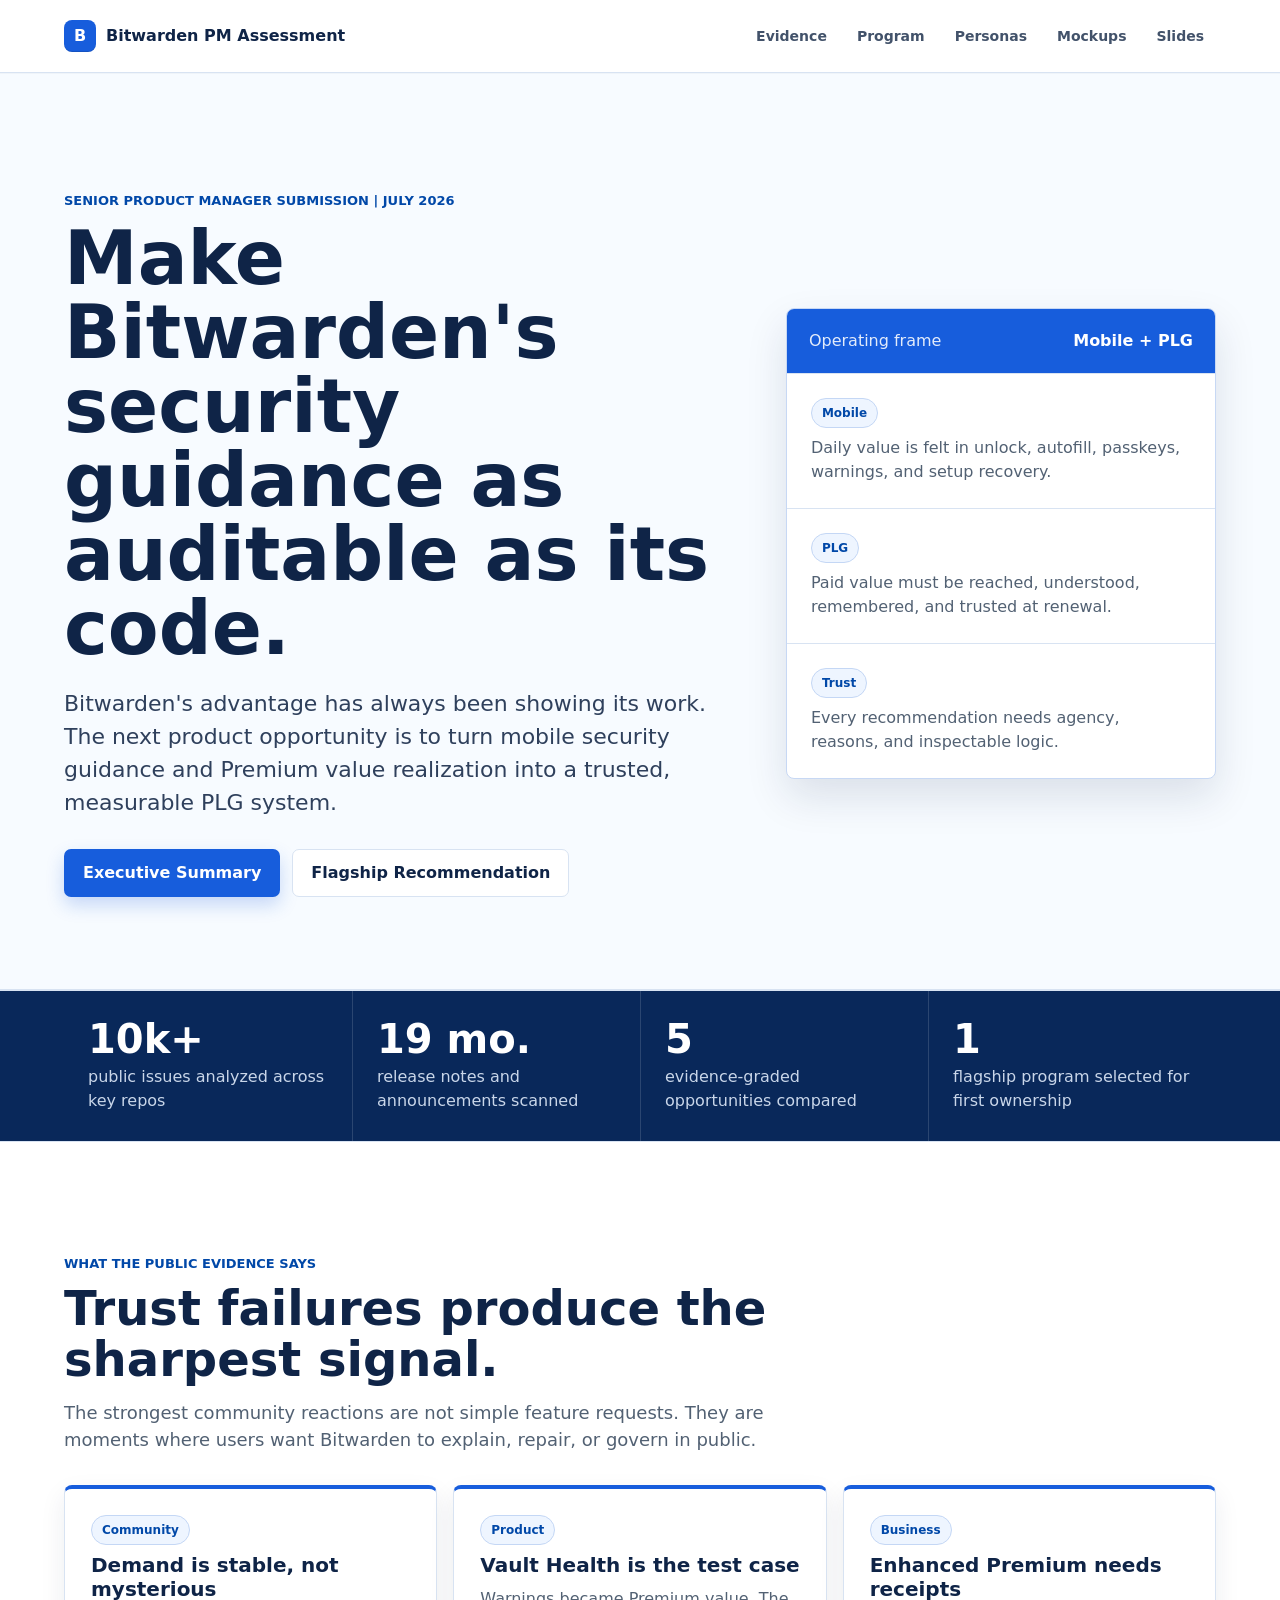
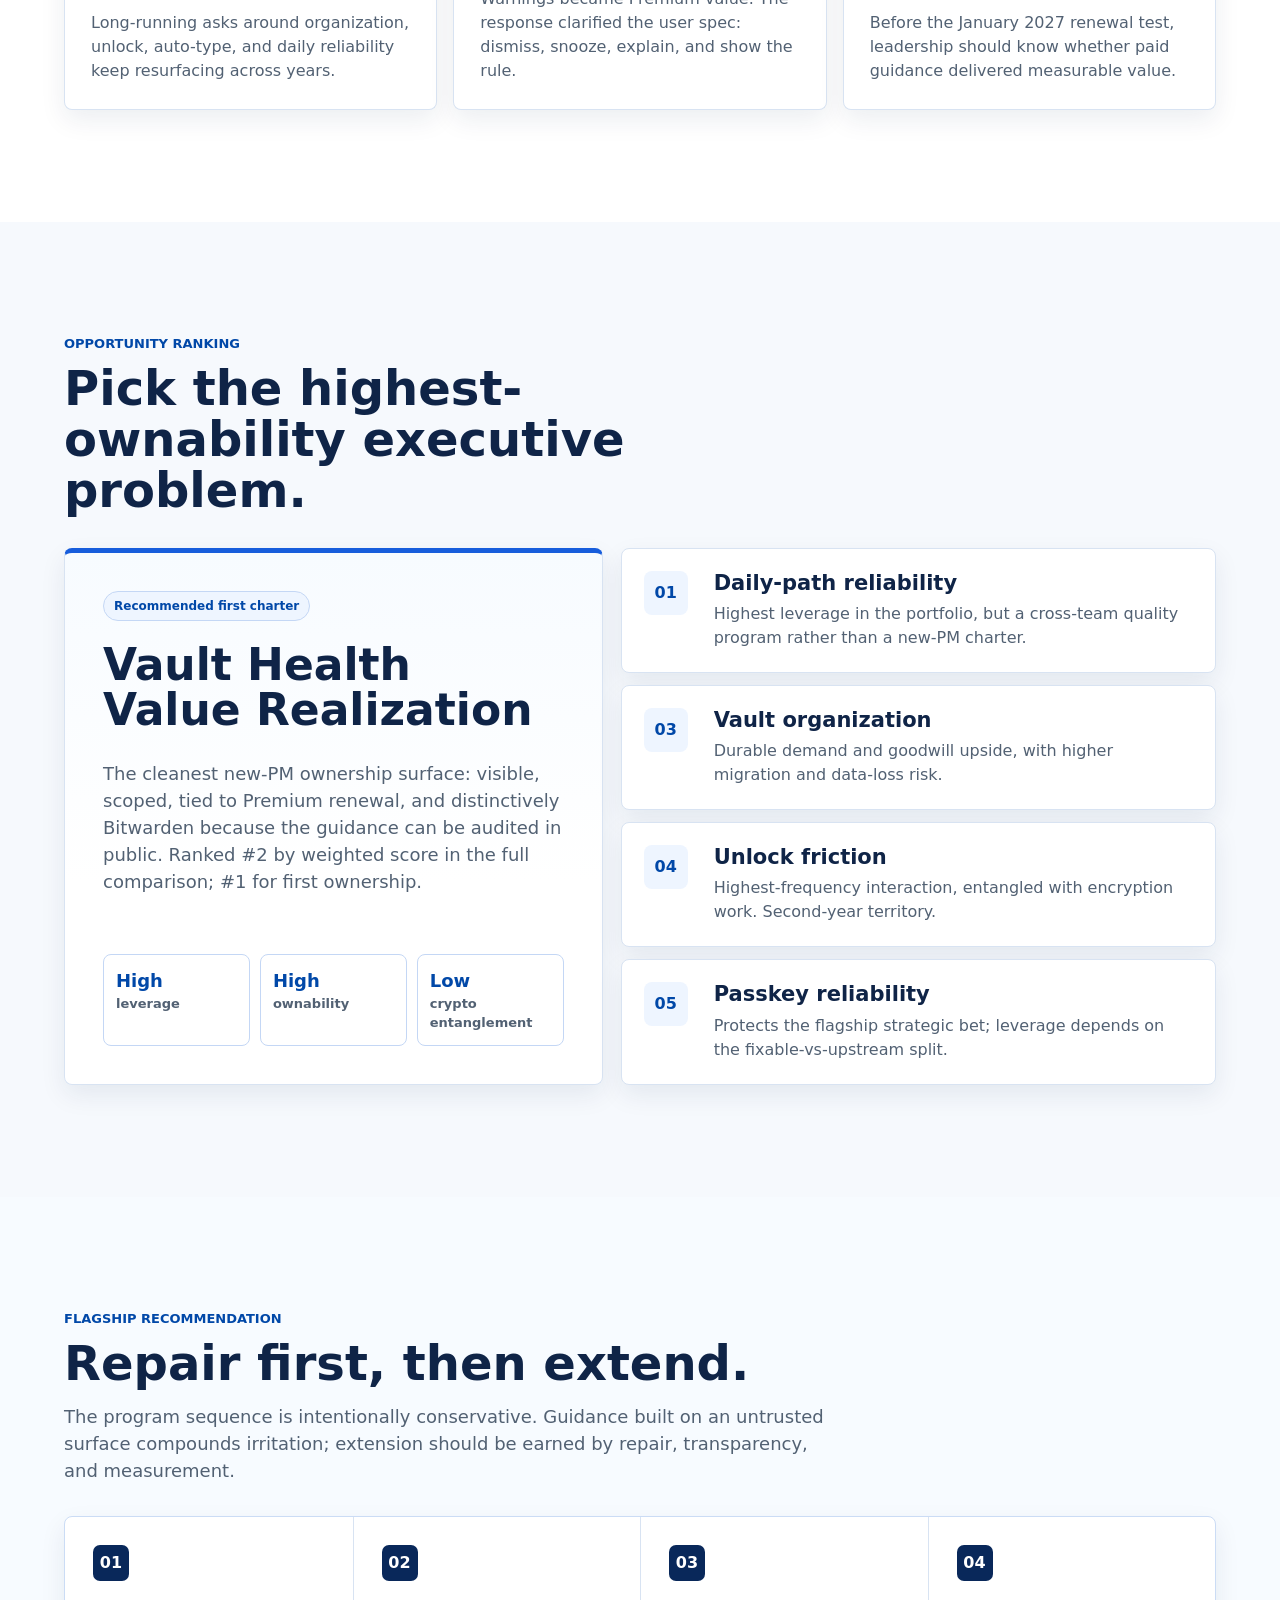
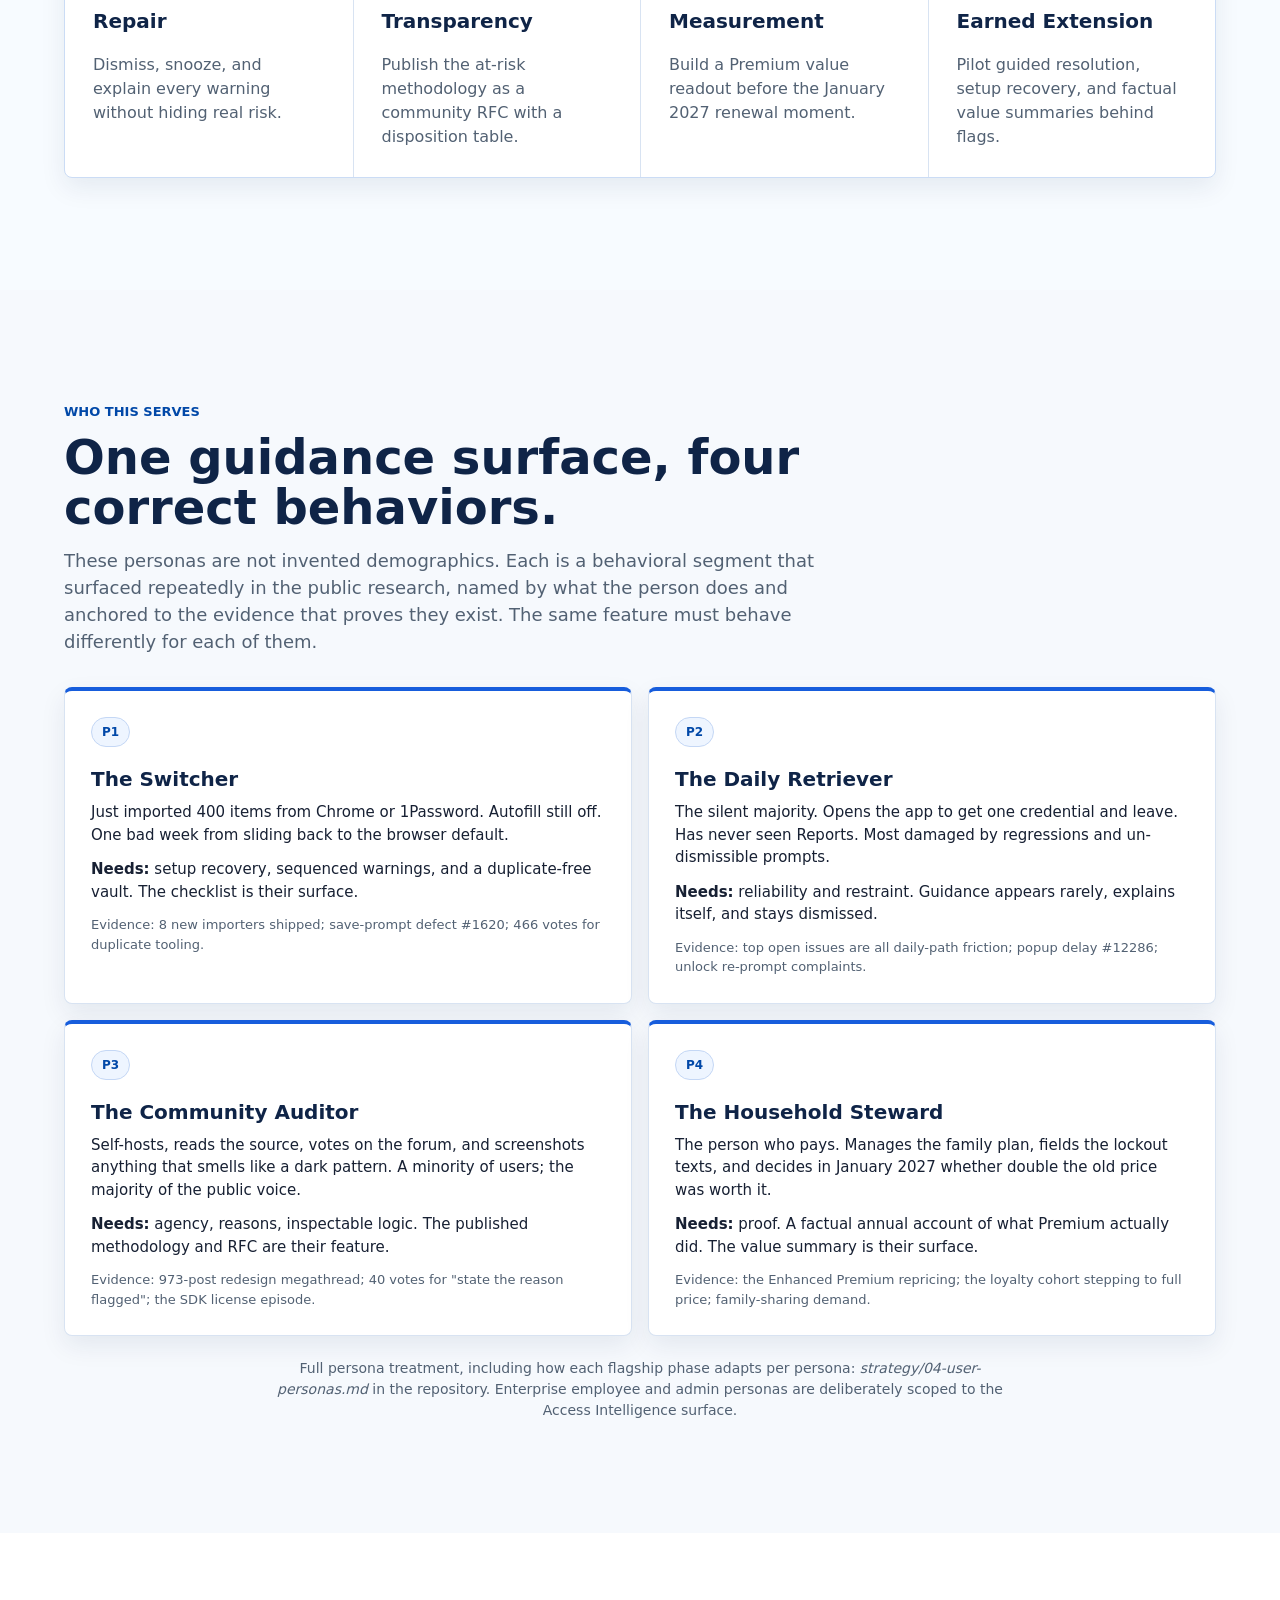
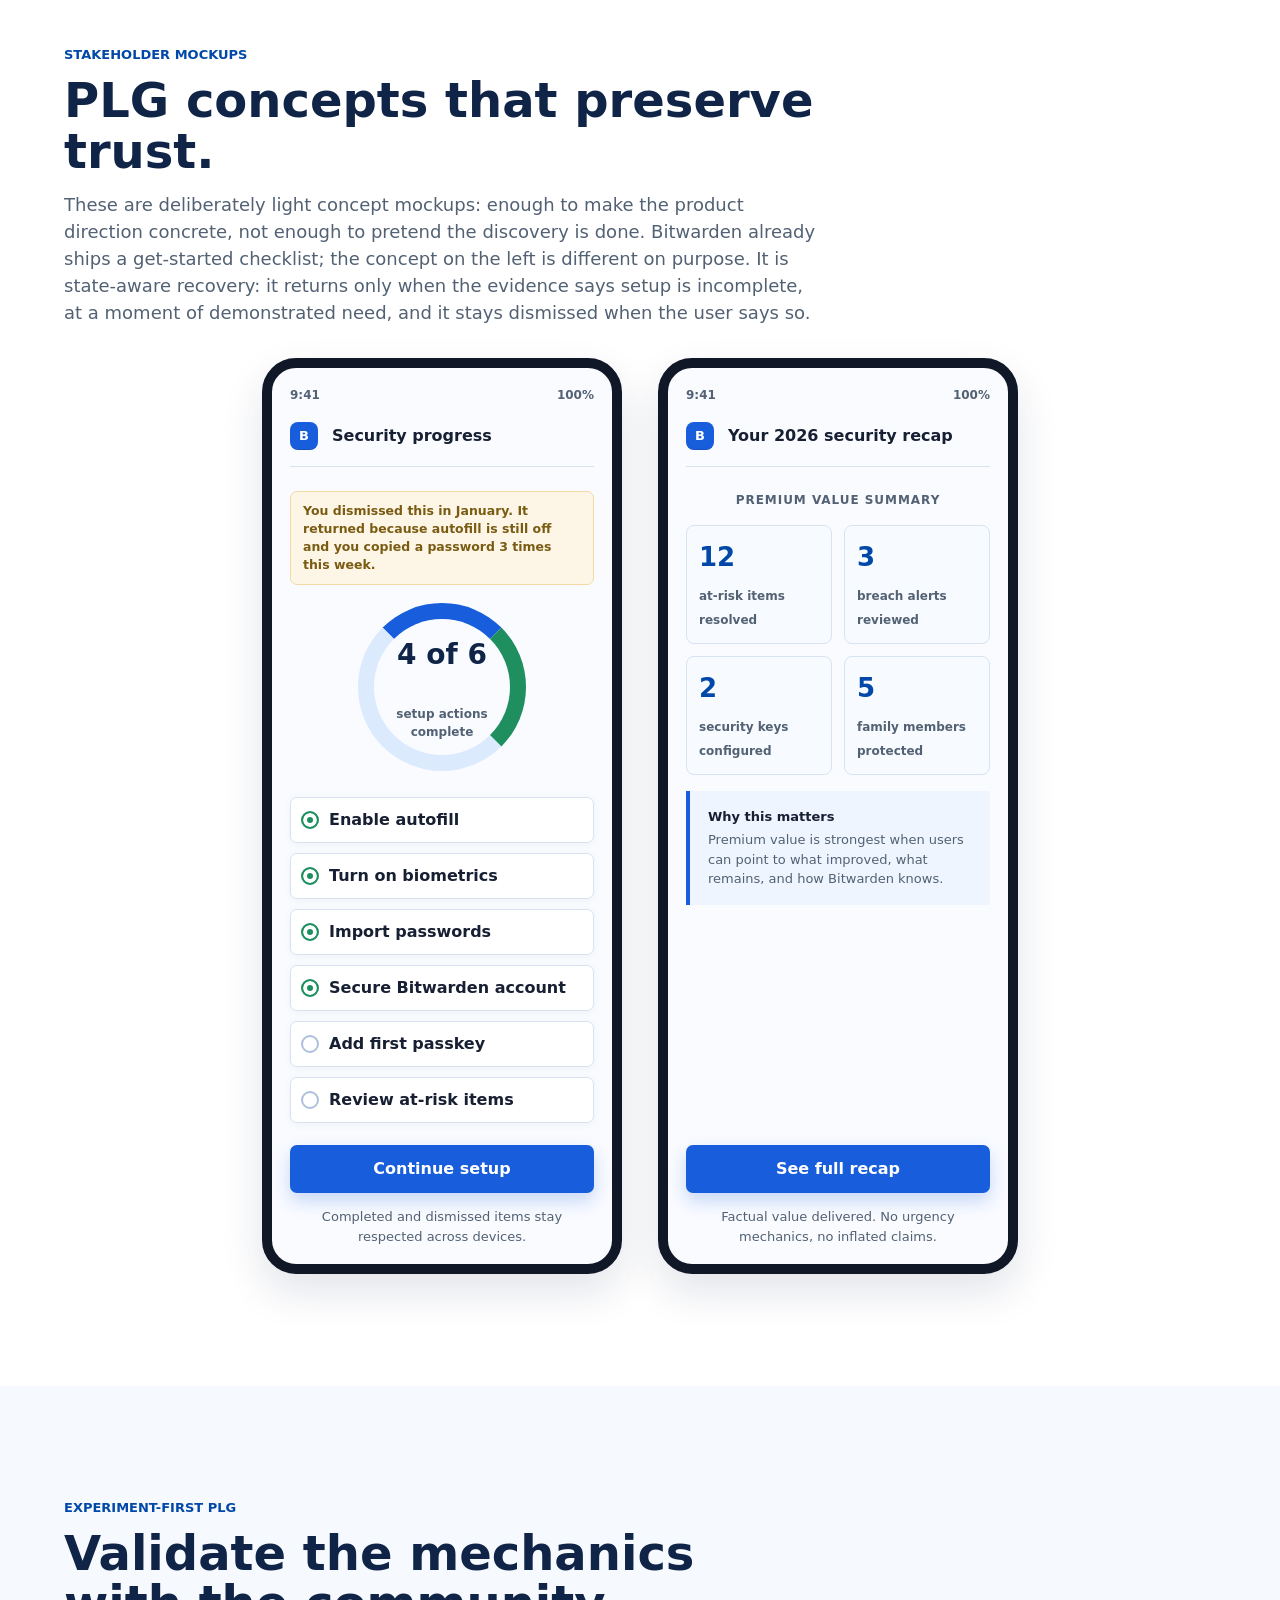
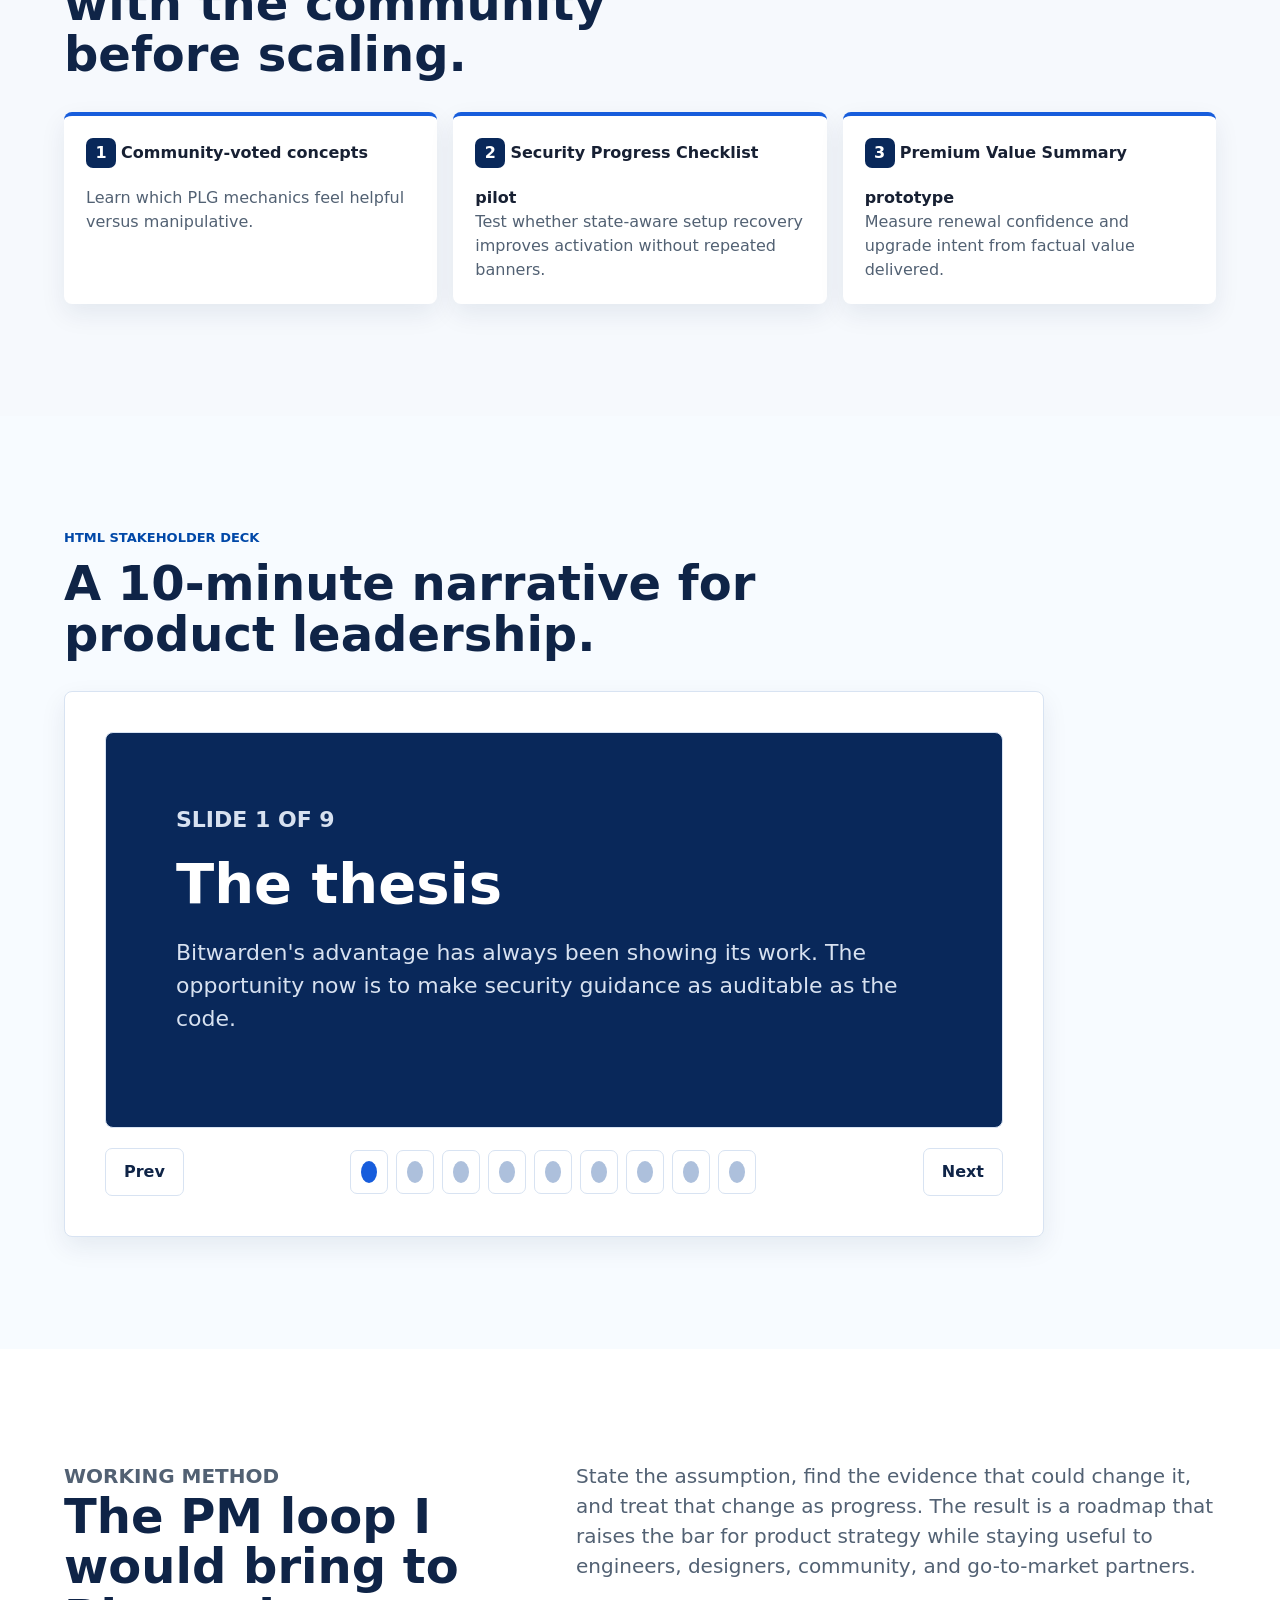
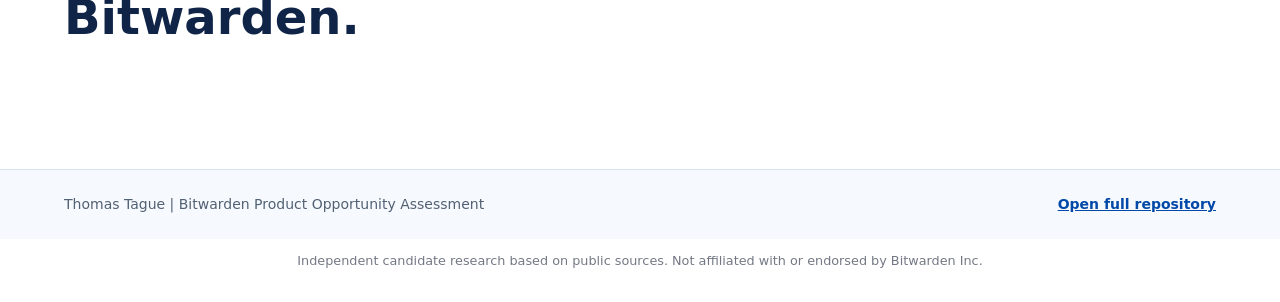
<file: index.html>
<!doctype html>
<html lang="en">
  <head>
    <meta charset="utf-8">
    <meta name="viewport" content="width=device-width, initial-scale=1">
    <title>Bitwarden Product Opportunity Assessment | Thomas Tague</title>
    <meta name="description" content="A stakeholder-facing Bitwarden product opportunity assessment focused on mobile, PLG, and trust.">
    <link rel="stylesheet" href="styles.css">
  </head>
  <body>
    <a class="skip-link" href="#top">Skip to main content</a>
    <header class="site-header">
      <a class="brand" href="#top" aria-label="Bitwarden Product Opportunity Assessment home">
        <span class="shield" aria-hidden="true">B</span>
        <span>Bitwarden PM Assessment</span>
      </a>
      <nav class="top-nav" aria-label="Primary navigation">
        <a href="#evidence">Evidence</a>
        <a href="#program">Program</a>
        <a href="#personas">Personas</a>
        <a href="#mockups">Mockups</a>
        <a href="#slides">Slides</a>
      </nav>
    </header>

    <main id="top">
      <section class="hero section-band">
        <div class="hero-copy">
          <p class="eyebrow">Senior Product Manager submission | July 2026</p>
          <h1>Make Bitwarden's security guidance as auditable as its code.</h1>
          <p class="lede">
            Bitwarden's advantage has always been showing its work. The next product opportunity is to turn
            mobile security guidance and Premium value realization into a trusted, measurable PLG system.
          </p>
          <div class="hero-actions" aria-label="Key documents">
            <a class="button primary" href="executive-summary.html">Executive Summary</a>
            <a class="button secondary" href="flagship-recommendation.html">Flagship Recommendation</a>
          </div>
        </div>
        <aside class="strategy-panel" aria-label="Assessment focus">
          <div class="panel-topline">
            <span>Operating frame</span>
            <strong>Mobile + PLG</strong>
          </div>
          <div class="frame-stack">
            <div>
              <span class="frame-label">Mobile</span>
              <p>Daily value is felt in unlock, autofill, passkeys, warnings, and setup recovery.</p>
            </div>
            <div>
              <span class="frame-label">PLG</span>
              <p>Paid value must be reached, understood, remembered, and trusted at renewal.</p>
            </div>
            <div>
              <span class="frame-label">Trust</span>
              <p>Every recommendation needs agency, reasons, and inspectable logic.</p>
            </div>
          </div>
        </aside>
      </section>

      <section class="metrics-strip" aria-label="Evidence summary">
        <div><strong>10k+</strong><span>public issues analyzed across key repos</span></div>
        <div><strong>19 mo.</strong><span>release notes and announcements scanned</span></div>
        <div><strong>5</strong><span>evidence-graded opportunities compared</span></div>
        <div><strong>1</strong><span>flagship program selected for first ownership</span></div>
      </section>

      <section id="evidence" class="section">
        <div class="section-heading">
          <p class="eyebrow">What the public evidence says</p>
          <h2>Trust failures produce the sharpest signal.</h2>
          <p>
            The strongest community reactions are not simple feature requests. They are moments where users
            want Bitwarden to explain, repair, or govern in public.
          </p>
        </div>
        <div class="evidence-grid">
          <article class="evidence-card">
            <span class="tag">Community</span>
            <h3>Demand is stable, not mysterious</h3>
            <p>Long-running asks around organization, unlock, auto-type, and daily reliability keep resurfacing across years.</p>
          </article>
          <article class="evidence-card">
            <span class="tag">Product</span>
            <h3>Vault Health is the test case</h3>
            <p>Warnings became Premium value. The response clarified the user spec: dismiss, snooze, explain, and show the rule.</p>
          </article>
          <article class="evidence-card">
            <span class="tag">Business</span>
            <h3>Enhanced Premium needs receipts</h3>
            <p>Before the January 2027 renewal test, leadership should know whether paid guidance delivered measurable value.</p>
          </article>
        </div>
      </section>

      <section class="section opportunity-section" aria-label="Opportunity comparison">
        <div class="section-heading compact">
          <p class="eyebrow">Opportunity ranking</p>
          <h2>Pick the highest-ownability executive problem.</h2>
        </div>
        <div class="decision-board">
          <article class="decision-primary">
            <span class="tag">Recommended first charter</span>
            <h3>Vault Health Value Realization</h3>
            <p>
              The cleanest new-PM ownership surface: visible, scoped, tied to Premium renewal,
              and distinctively Bitwarden because the guidance can be audited in public. Ranked #2 by
              weighted score in the full comparison; #1 for first ownership.
            </p>
            <div class="score-row" aria-label="Vault Health scoring">
              <span><strong>High</strong> leverage</span>
              <span><strong>High</strong> ownability</span>
              <span><strong>Low</strong> crypto entanglement</span>
            </div>
          </article>

          <div class="decision-list" aria-label="Other high-value opportunities">
            <article>
              <span class="decision-rank">01</span>
              <div>
                <h3>Daily-path reliability</h3>
                <p>Highest leverage in the portfolio, but a cross-team quality program rather than a new-PM charter.</p>
              </div>
            </article>
            <article>
              <span class="decision-rank">03</span>
              <div>
                <h3>Vault organization</h3>
                <p>Durable demand and goodwill upside, with higher migration and data-loss risk.</p>
              </div>
            </article>
            <article>
              <span class="decision-rank">04</span>
              <div>
                <h3>Unlock friction</h3>
                <p>Highest-frequency interaction, entangled with encryption work. Second-year territory.</p>
              </div>
            </article>
            <article>
              <span class="decision-rank">05</span>
              <div>
                <h3>Passkey reliability</h3>
                <p>Protects the flagship strategic bet; leverage depends on the fixable-vs-upstream split.</p>
              </div>
            </article>
          </div>
        </div>
      </section>

      <section id="program" class="section-band program">
        <div class="section-heading">
          <p class="eyebrow">Flagship recommendation</p>
          <h2>Repair first, then extend.</h2>
          <p>
            The program sequence is intentionally conservative. Guidance built on an untrusted surface compounds
            irritation; extension should be earned by repair, transparency, and measurement.
          </p>
        </div>
        <ol class="timeline">
          <li>
            <span class="step-number">01</span>
            <h3>Repair</h3>
            <p>Dismiss, snooze, and explain every warning without hiding real risk.</p>
          </li>
          <li>
            <span class="step-number">02</span>
            <h3>Transparency</h3>
            <p>Publish the at-risk methodology as a community RFC with a disposition table.</p>
          </li>
          <li>
            <span class="step-number">03</span>
            <h3>Measurement</h3>
            <p>Build a Premium value readout before the January 2027 renewal moment.</p>
          </li>
          <li>
            <span class="step-number">04</span>
            <h3>Earned Extension</h3>
            <p>Pilot guided resolution, setup recovery, and factual value summaries behind flags.</p>
          </li>
        </ol>
      </section>

      <section id="personas" class="section persona-section">
        <div class="section-heading">
          <p class="eyebrow">Who this serves</p>
          <h2>One guidance surface, four correct behaviors.</h2>
          <p>
            These personas are not invented demographics. Each is a behavioral segment that surfaced repeatedly
            in the public research, named by what the person does and anchored to the evidence that proves they exist.
            The same feature must behave differently for each of them.
          </p>
        </div>
        <div class="persona-grid">
          <article class="persona-card">
            <span class="tag">P1</span>
            <h3>The Switcher</h3>
            <p class="persona-who">Just imported 400 items from Chrome or 1Password. Autofill still off. One bad week from sliding back to the browser default.</p>
            <p class="persona-need"><strong>Needs:</strong> setup recovery, sequenced warnings, and a duplicate-free vault. The checklist is their surface.</p>
            <p class="persona-evidence">Evidence: 8 new importers shipped; save-prompt defect #1620; 466 votes for duplicate tooling.</p>
          </article>
          <article class="persona-card">
            <span class="tag">P2</span>
            <h3>The Daily Retriever</h3>
            <p class="persona-who">The silent majority. Opens the app to get one credential and leave. Has never seen Reports. Most damaged by regressions and un-dismissible prompts.</p>
            <p class="persona-need"><strong>Needs:</strong> reliability and restraint. Guidance appears rarely, explains itself, and stays dismissed.</p>
            <p class="persona-evidence">Evidence: top open issues are all daily-path friction; popup delay #12286; unlock re-prompt complaints.</p>
          </article>
          <article class="persona-card">
            <span class="tag">P3</span>
            <h3>The Community Auditor</h3>
            <p class="persona-who">Self-hosts, reads the source, votes on the forum, and screenshots anything that smells like a dark pattern. A minority of users; the majority of the public voice.</p>
            <p class="persona-need"><strong>Needs:</strong> agency, reasons, inspectable logic. The published methodology and RFC are their feature.</p>
            <p class="persona-evidence">Evidence: 973-post redesign megathread; 40 votes for "state the reason flagged"; the SDK license episode.</p>
          </article>
          <article class="persona-card">
            <span class="tag">P4</span>
            <h3>The Household Steward</h3>
            <p class="persona-who">The person who pays. Manages the family plan, fields the lockout texts, and decides in January 2027 whether double the old price was worth it.</p>
            <p class="persona-need"><strong>Needs:</strong> proof. A factual annual account of what Premium actually did. The value summary is their surface.</p>
            <p class="persona-evidence">Evidence: the Enhanced Premium repricing; the loyalty cohort stepping to full price; family-sharing demand.</p>
          </article>
        </div>
        <p class="persona-footnote">Full persona treatment, including how each flagship phase adapts per persona: <em>strategy/04-user-personas.md</em> in the repository. Enterprise employee and admin personas are deliberately scoped to the Access Intelligence surface.</p>
      </section>

      <section id="mockups" class="section">
        <div class="section-heading">
          <p class="eyebrow">Stakeholder mockups</p>
          <h2>PLG concepts that preserve trust.</h2>
          <p>
            These are deliberately light concept mockups: enough to make the product direction concrete, not enough
            to pretend the discovery is done. Bitwarden already ships a get-started checklist; the concept on the left
            is different on purpose. It is state-aware recovery: it returns only when the evidence says setup is
            incomplete, at a moment of demonstrated need, and it stays dismissed when the user says so.
          </p>
        </div>
        <div class="mockup-grid">
          <article class="phone-frame" aria-label="Security Progress Checklist mobile mockup">
            <div class="phone-status"><span>9:41</span><span>100%</span></div>
            <div class="app-bar">
              <span class="mini-shield">B</span>
              <strong>Security progress</strong>
            </div>
            <p class="resume-note">You dismissed this in January. It returned because autofill is still off and you copied a password 3 times this week.</p>
            <div class="progress-ring">
              <span>4 of 6</span>
              <small>setup actions complete</small>
            </div>
            <ul class="checklist">
              <li class="done"><span></span>Enable autofill</li>
              <li class="done"><span></span>Turn on biometrics</li>
              <li class="done"><span></span>Import passwords</li>
              <li class="done"><span></span>Secure Bitwarden account</li>
              <li><span></span>Add first passkey</li>
              <li><span></span>Review at-risk items</li>
            </ul>
            <button class="mock-button">Continue setup</button>
            <p class="microcopy">Completed and dismissed items stay respected across devices.</p>
          </article>

          <article class="phone-frame" aria-label="Premium Value Summary mobile mockup">
            <div class="phone-status"><span>9:41</span><span>100%</span></div>
            <div class="app-bar">
              <span class="mini-shield">B</span>
              <strong>Your 2026 security recap</strong>
            </div>
            <p class="summary-lede">Premium Value Summary</p>
            <div class="summary-metrics">
              <div><strong>12</strong><span>at-risk items resolved</span></div>
              <div><strong>3</strong><span>breach alerts reviewed</span></div>
              <div><strong>2</strong><span>security keys configured</span></div>
              <div><strong>5</strong><span>family members protected</span></div>
            </div>
            <div class="summary-note">
              <strong>Why this matters</strong>
              <p>Premium value is strongest when users can point to what improved, what remains, and how Bitwarden knows.</p>
            </div>
            <button class="mock-button">See full recap</button>
            <p class="microcopy">Factual value delivered. No urgency mechanics, no inflated claims.</p>
          </article>
        </div>
      </section>

      <section class="section experiment-section">
        <div class="section-heading compact">
          <p class="eyebrow">Experiment-first PLG</p>
          <h2>Validate the mechanics with the community before scaling.</h2>
        </div>
        <div class="experiment-list">
          <div>
            <span class="order">1</span>
            <strong>Community-voted concepts</strong>
            <p>Learn which PLG mechanics feel helpful versus manipulative.</p>
          </div>
          <div>
            <span class="order">2</span>
            <strong>Security Progress Checklist pilot</strong>
            <p>Test whether state-aware setup recovery improves activation without repeated banners.</p>
          </div>
          <div>
            <span class="order">3</span>
            <strong>Premium Value Summary prototype</strong>
            <p>Measure renewal confidence and upgrade intent from factual value delivered.</p>
          </div>
        </div>
      </section>

      <section id="slides" class="section-band slides-section">
        <div class="section-heading">
          <p class="eyebrow">HTML stakeholder deck</p>
          <h2>A 10-minute narrative for product leadership.</h2>
        </div>
        <div class="deck-shell">
          <article class="slide" aria-live="polite">
            <p class="slide-kicker" id="slide-kicker">Slide 1 of 8</p>
            <h3 id="slide-title"></h3>
            <p id="slide-body"></p>
          </article>
          <div class="deck-controls" aria-label="Slide controls">
            <button id="prev-slide" type="button" aria-label="Previous slide">Prev</button>
            <div class="slide-dots" id="slide-dots" aria-label="Slide position"></div>
            <button id="next-slide" type="button" aria-label="Next slide">Next</button>
          </div>
        </div>
      </section>

      <section class="section closing">
        <div>
          <p class="eyebrow">Working method</p>
          <h2>The PM loop I would bring to Bitwarden.</h2>
        </div>
        <p>
          State the assumption, find the evidence that could change it, and treat that change as progress. The result is
          a roadmap that raises the bar for product strategy while staying useful to engineers, designers, community,
          and go-to-market partners.
        </p>
      </section>
    </main>

    <footer class="footer">
      <span>Thomas Tague | Bitwarden Product Opportunity Assessment</span>
      <a href="https://github.com/ttague222/bitwarden-pm-portfolio">Open full repository</a>
    </footer>
    <p class="disclaimer">Independent candidate research based on public sources. Not affiliated with or endorsed by Bitwarden Inc.</p>

    <script src="app.js"></script>
  </body>
</html>
</file>
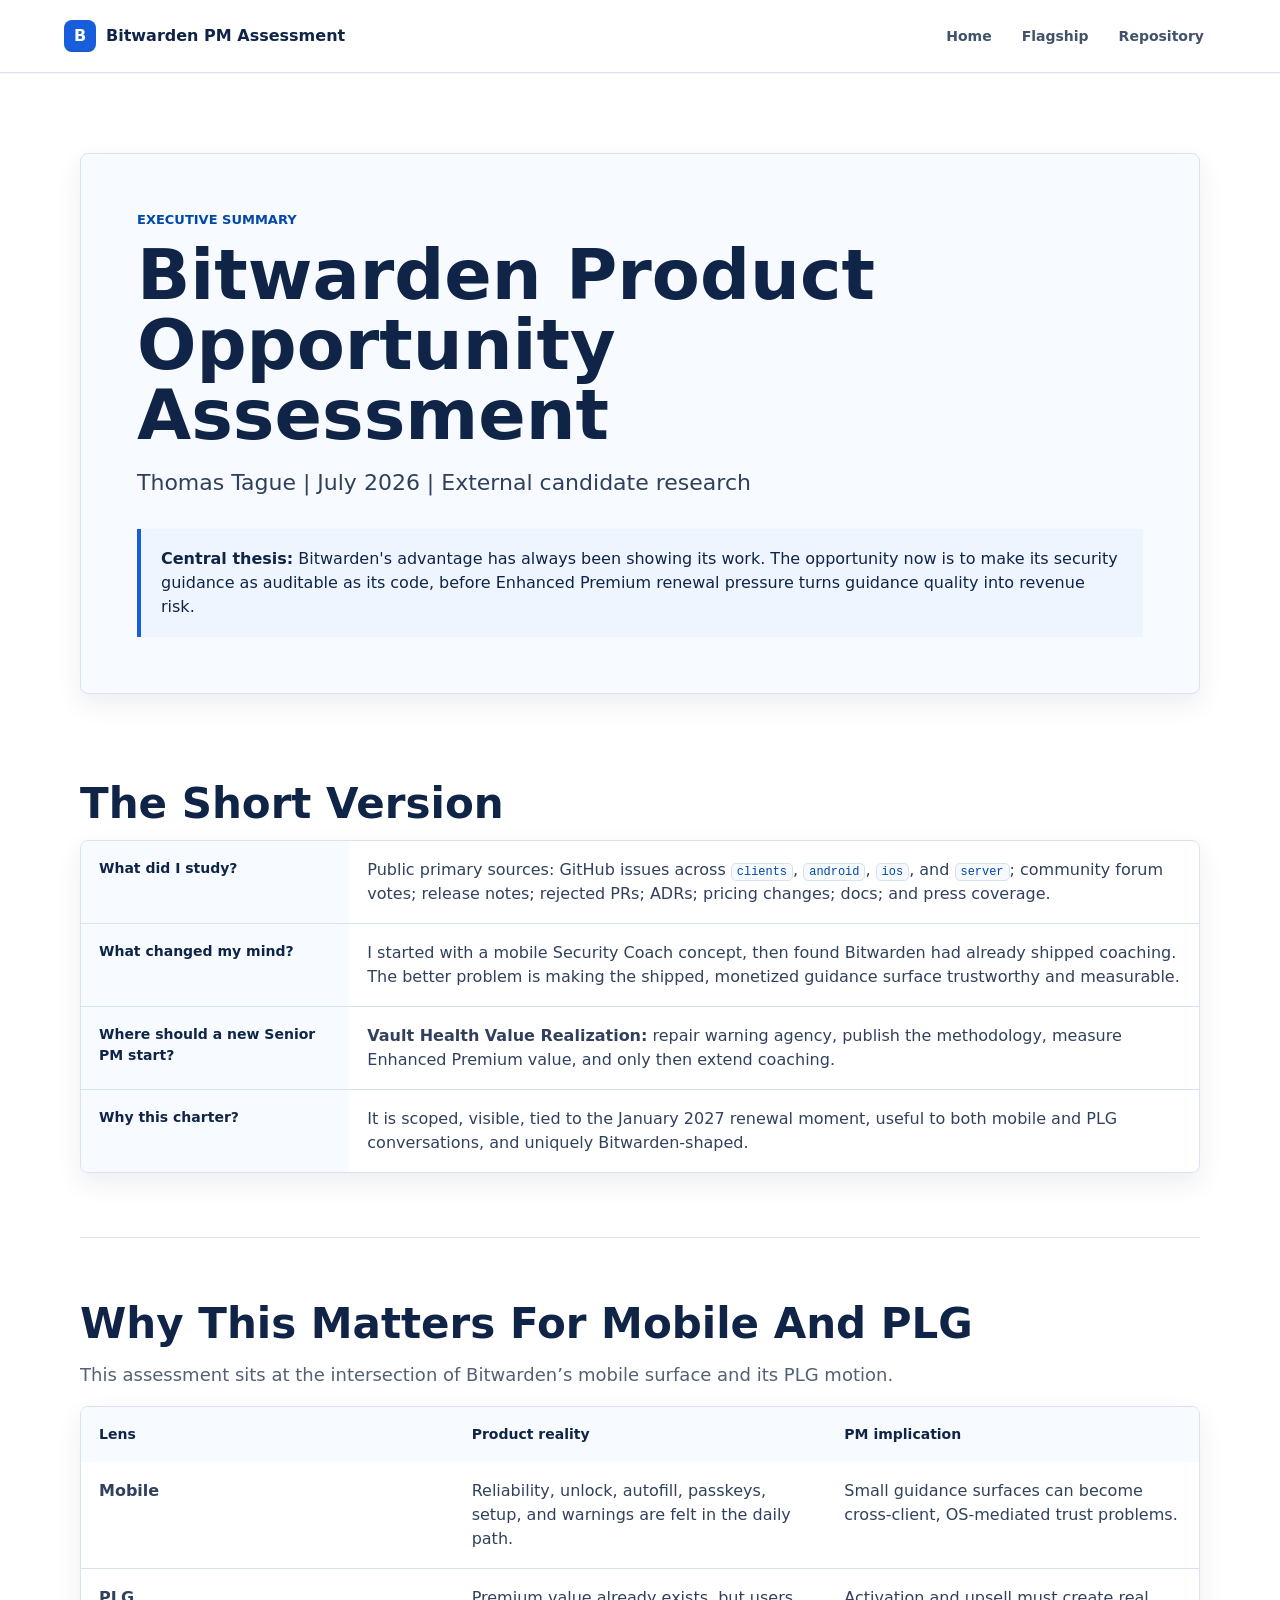
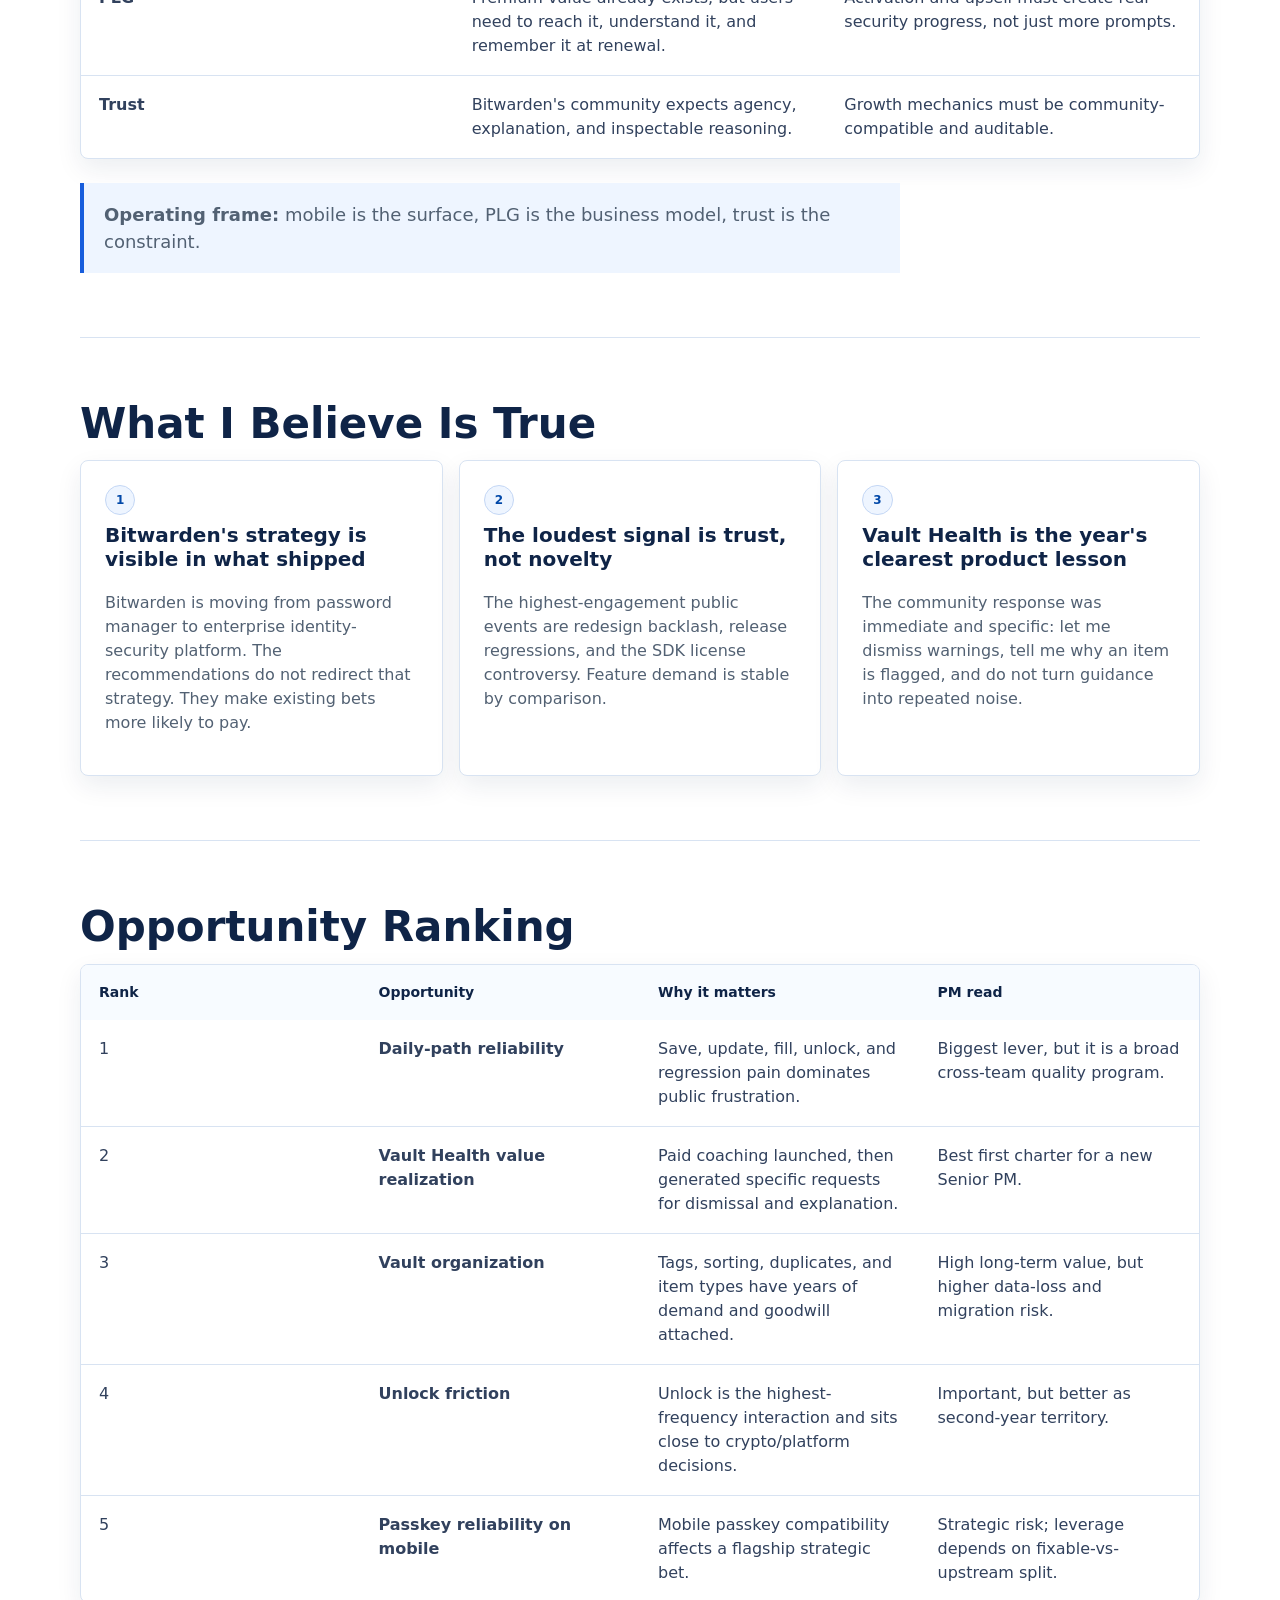
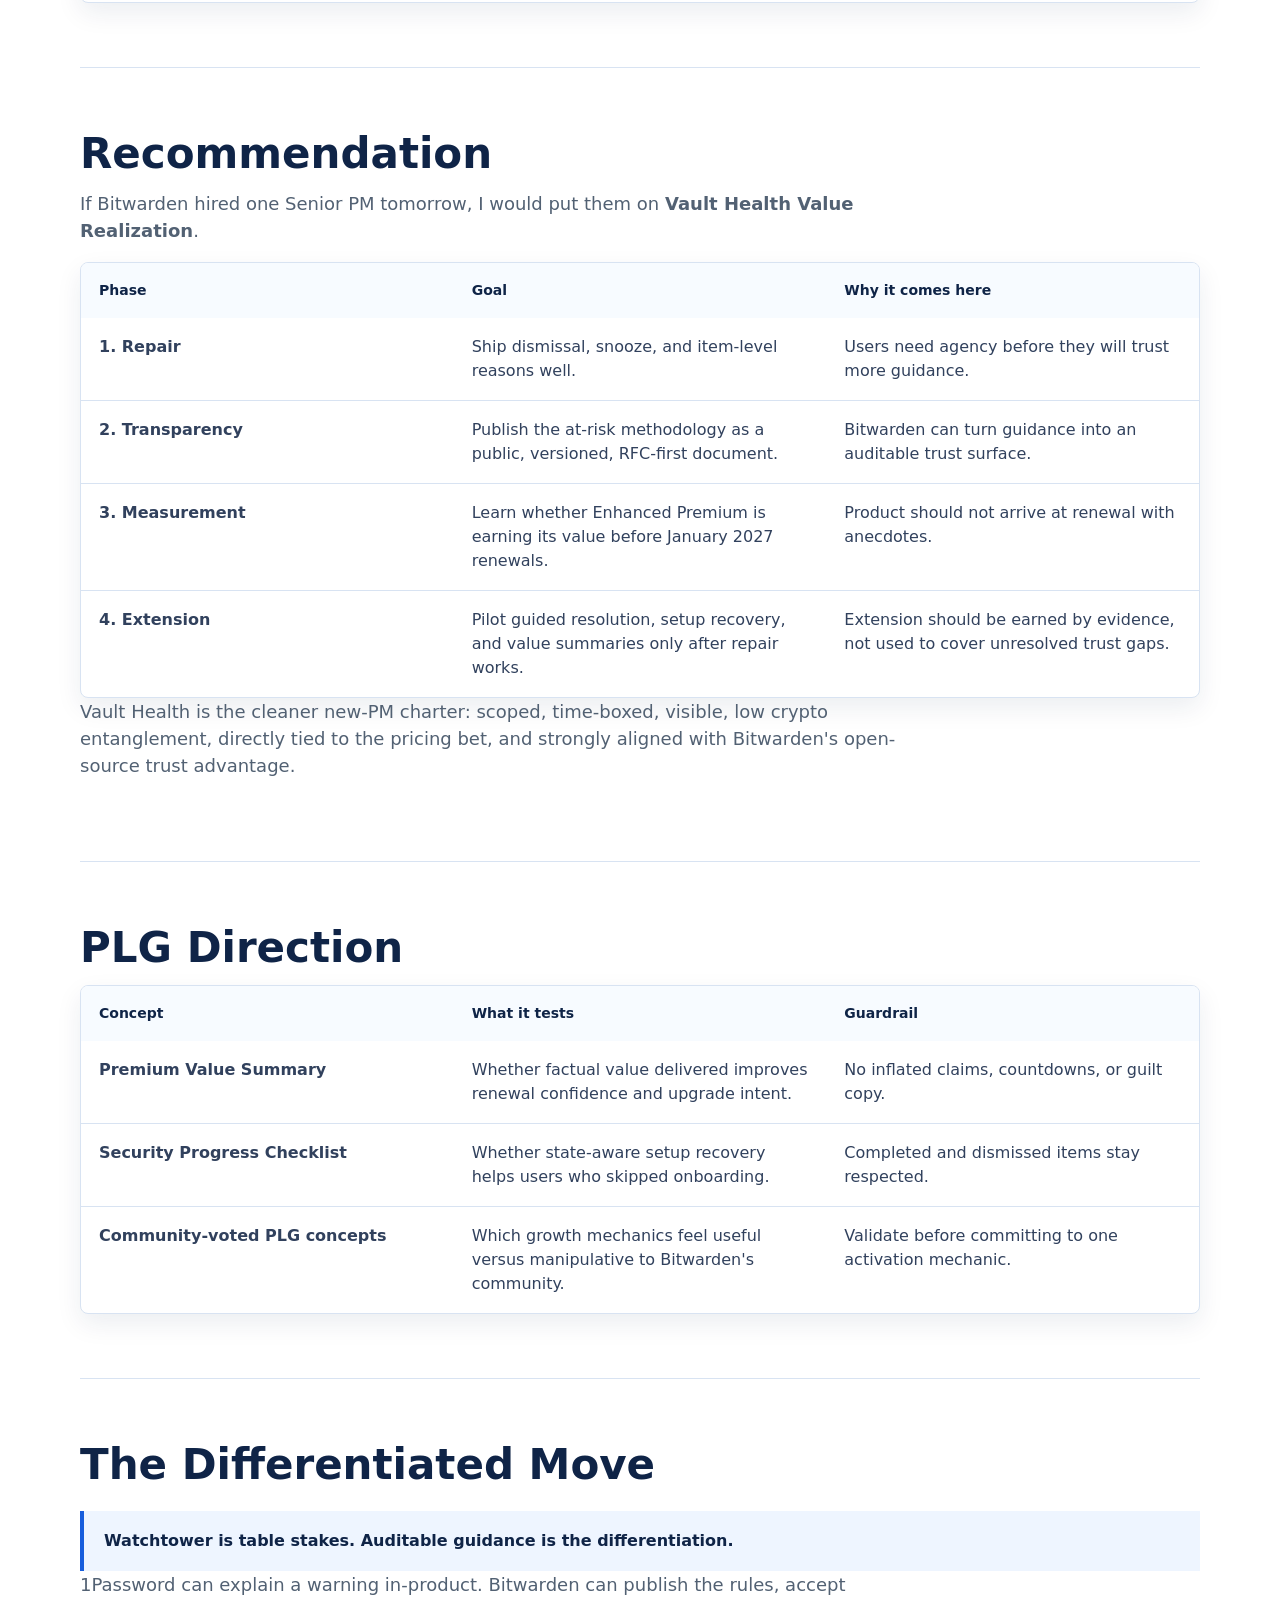
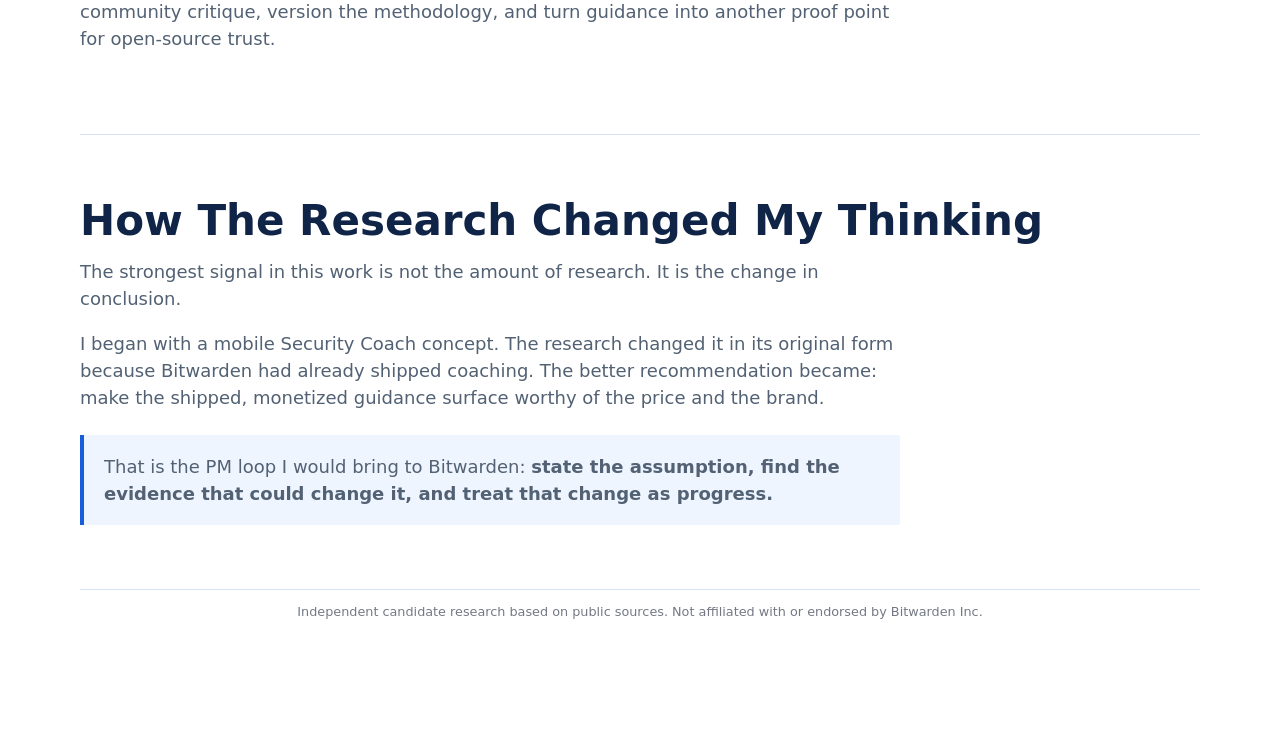
<file: executive-summary.html>
<!doctype html>
<html lang="en">
  <head>
    <meta charset="utf-8">
    <meta name="viewport" content="width=device-width, initial-scale=1">
    <title>Executive Summary | Bitwarden PM Assessment</title>
    <meta name="description" content="Executive summary for the Bitwarden Product Opportunity Assessment.">
    <link rel="stylesheet" href="styles.css">
  </head>
  <body>
    <a class="skip-link" href="#main-content">Skip to main content</a>
    <header class="site-header">
      <a class="brand" href="index.html" aria-label="Back to Bitwarden PM Assessment home">
        <span class="shield" aria-hidden="true">B</span>
        <span>Bitwarden PM Assessment</span>
      </a>
      <nav class="top-nav" aria-label="Document navigation">
        <a href="index.html">Home</a>
        <a href="flagship-recommendation.html">Flagship</a>
        <a href="https://github.com/ttague222/bitwarden-pm-portfolio">Repository</a>
      </nav>
    </header>

    <main id="main-content" class="doc-page">
      <section class="doc-hero">
        <p class="eyebrow">Executive Summary</p>
        <h1>Bitwarden Product Opportunity Assessment</h1>
        <p class="lede">Thomas Tague | July 2026 | External candidate research</p>
        <blockquote>
          <strong>Central thesis:</strong> Bitwarden's advantage has always been showing its work. The opportunity now is to make its security guidance as auditable as its code, before Enhanced Premium renewal pressure turns guidance quality into revenue risk.
        </blockquote>
      </section>

      <section class="doc-section">
        <h2>The Short Version</h2>
        <div class="table-wrap">
          <table>
            <tbody>
              <tr><th>What did I study?</th><td>Public primary sources: GitHub issues across <code>clients</code>, <code>android</code>, <code>ios</code>, and <code>server</code>; community forum votes; release notes; rejected PRs; ADRs; pricing changes; docs; and press coverage.</td></tr>
              <tr><th>What changed my mind?</th><td>I started with a mobile Security Coach concept, then found Bitwarden had already shipped coaching. The better problem is making the shipped, monetized guidance surface trustworthy and measurable.</td></tr>
              <tr><th>Where should a new Senior PM start?</th><td><strong>Vault Health Value Realization:</strong> repair warning agency, publish the methodology, measure Enhanced Premium value, and only then extend coaching.</td></tr>
              <tr><th>Why this charter?</th><td>It is scoped, visible, tied to the January 2027 renewal moment, useful to both mobile and PLG conversations, and uniquely Bitwarden-shaped.</td></tr>
            </tbody>
          </table>
        </div>
      </section>

      <section class="doc-section">
        <h2>Why This Matters For Mobile And PLG</h2>
        <p>This assessment sits at the intersection of Bitwarden&#8217;s mobile surface and its PLG motion.</p>
        <div class="table-wrap">
          <table>
            <thead><tr><th>Lens</th><th>Product reality</th><th>PM implication</th></tr></thead>
            <tbody>
              <tr><td><strong>Mobile</strong></td><td>Reliability, unlock, autofill, passkeys, setup, and warnings are felt in the daily path.</td><td>Small guidance surfaces can become cross-client, OS-mediated trust problems.</td></tr>
              <tr><td><strong>PLG</strong></td><td>Premium value already exists, but users need to reach it, understand it, and remember it at renewal.</td><td>Activation and upsell must create real security progress, not just more prompts.</td></tr>
              <tr><td><strong>Trust</strong></td><td>Bitwarden's community expects agency, explanation, and inspectable reasoning.</td><td>Growth mechanics must be community-compatible and auditable.</td></tr>
            </tbody>
          </table>
        </div>
        <p class="callout"><strong>Operating frame:</strong> mobile is the surface, PLG is the business model, trust is the constraint.</p>
      </section>

      <section class="doc-section">
        <h2>What I Believe Is True</h2>
        <div class="doc-grid">
          <article>
            <span class="tag">1</span>
            <h3>Bitwarden's strategy is visible in what shipped</h3>
            <p>Bitwarden is moving from password manager to enterprise identity-security platform. The recommendations do not redirect that strategy. They make existing bets more likely to pay.</p>
          </article>
          <article>
            <span class="tag">2</span>
            <h3>The loudest signal is trust, not novelty</h3>
            <p>The highest-engagement public events are redesign backlash, release regressions, and the SDK license controversy. Feature demand is stable by comparison.</p>
          </article>
          <article>
            <span class="tag">3</span>
            <h3>Vault Health is the year's clearest product lesson</h3>
            <p>The community response was immediate and specific: let me dismiss warnings, tell me why an item is flagged, and do not turn guidance into repeated noise.</p>
          </article>
        </div>
      </section>

      <section class="doc-section">
        <h2>Opportunity Ranking</h2>
        <div class="table-wrap">
          <table>
            <thead><tr><th>Rank</th><th>Opportunity</th><th>Why it matters</th><th>PM read</th></tr></thead>
            <tbody>
              <tr><td>1</td><td><strong>Daily-path reliability</strong></td><td>Save, update, fill, unlock, and regression pain dominates public frustration.</td><td>Biggest lever, but it is a broad cross-team quality program.</td></tr>
              <tr><td>2</td><td><strong>Vault Health value realization</strong></td><td>Paid coaching launched, then generated specific requests for dismissal and explanation.</td><td>Best first charter for a new Senior PM.</td></tr>
              <tr><td>3</td><td><strong>Vault organization</strong></td><td>Tags, sorting, duplicates, and item types have years of demand and goodwill attached.</td><td>High long-term value, but higher data-loss and migration risk.</td></tr>
              <tr><td>4</td><td><strong>Unlock friction</strong></td><td>Unlock is the highest-frequency interaction and sits close to crypto/platform decisions.</td><td>Important, but better as second-year territory.</td></tr>
              <tr><td>5</td><td><strong>Passkey reliability on mobile</strong></td><td>Mobile passkey compatibility affects a flagship strategic bet.</td><td>Strategic risk; leverage depends on fixable-vs-upstream split.</td></tr>
            </tbody>
          </table>
        </div>
      </section>

      <section class="doc-section">
        <h2>Recommendation</h2>
        <p>If Bitwarden hired one Senior PM tomorrow, I would put them on <strong>Vault Health Value Realization</strong>.</p>
        <div class="table-wrap">
          <table>
            <thead><tr><th>Phase</th><th>Goal</th><th>Why it comes here</th></tr></thead>
            <tbody>
              <tr><td><strong>1. Repair</strong></td><td>Ship dismissal, snooze, and item-level reasons well.</td><td>Users need agency before they will trust more guidance.</td></tr>
              <tr><td><strong>2. Transparency</strong></td><td>Publish the at-risk methodology as a public, versioned, RFC-first document.</td><td>Bitwarden can turn guidance into an auditable trust surface.</td></tr>
              <tr><td><strong>3. Measurement</strong></td><td>Learn whether Enhanced Premium is earning its value before January 2027 renewals.</td><td>Product should not arrive at renewal with anecdotes.</td></tr>
              <tr><td><strong>4. Extension</strong></td><td>Pilot guided resolution, setup recovery, and value summaries only after repair works.</td><td>Extension should be earned by evidence, not used to cover unresolved trust gaps.</td></tr>
            </tbody>
          </table>
        </div>
        <p>Vault Health is the cleaner new-PM charter: scoped, time-boxed, visible, low crypto entanglement, directly tied to the pricing bet, and strongly aligned with Bitwarden's open-source trust advantage.</p>
      </section>

      <section class="doc-section">
        <h2>PLG Direction</h2>
        <div class="table-wrap">
          <table>
            <thead><tr><th>Concept</th><th>What it tests</th><th>Guardrail</th></tr></thead>
            <tbody>
              <tr><td><strong>Premium Value Summary</strong></td><td>Whether factual value delivered improves renewal confidence and upgrade intent.</td><td>No inflated claims, countdowns, or guilt copy.</td></tr>
              <tr><td><strong>Security Progress Checklist</strong></td><td>Whether state-aware setup recovery helps users who skipped onboarding.</td><td>Completed and dismissed items stay respected.</td></tr>
              <tr><td><strong>Community-voted PLG concepts</strong></td><td>Which growth mechanics feel useful versus manipulative to Bitwarden's community.</td><td>Validate before committing to one activation mechanic.</td></tr>
            </tbody>
          </table>
        </div>
      </section>

      <section class="doc-section">
        <h2>The Differentiated Move</h2>
        <blockquote><strong>Watchtower is table stakes. Auditable guidance is the differentiation.</strong></blockquote>
        <p>1Password can explain a warning in-product. Bitwarden can publish the rules, accept community critique, version the methodology, and turn guidance into another proof point for open-source trust.</p>
      </section>

      <section class="doc-section">
        <h2>How The Research Changed My Thinking</h2>
        <p>The strongest signal in this work is not the amount of research. It is the change in conclusion.</p>
        <p>I began with a mobile Security Coach concept. The research changed it in its original form because Bitwarden had already shipped coaching. The better recommendation became: make the shipped, monetized guidance surface worthy of the price and the brand.</p>
        <p class="callout">That is the PM loop I would bring to Bitwarden: <strong>state the assumption, find the evidence that could change it, and treat that change as progress.</strong></p>
      </section>
      <p class="disclaimer">Independent candidate research based on public sources. Not affiliated with or endorsed by Bitwarden Inc.</p>
    </main>
  </body>
</html>
</file>
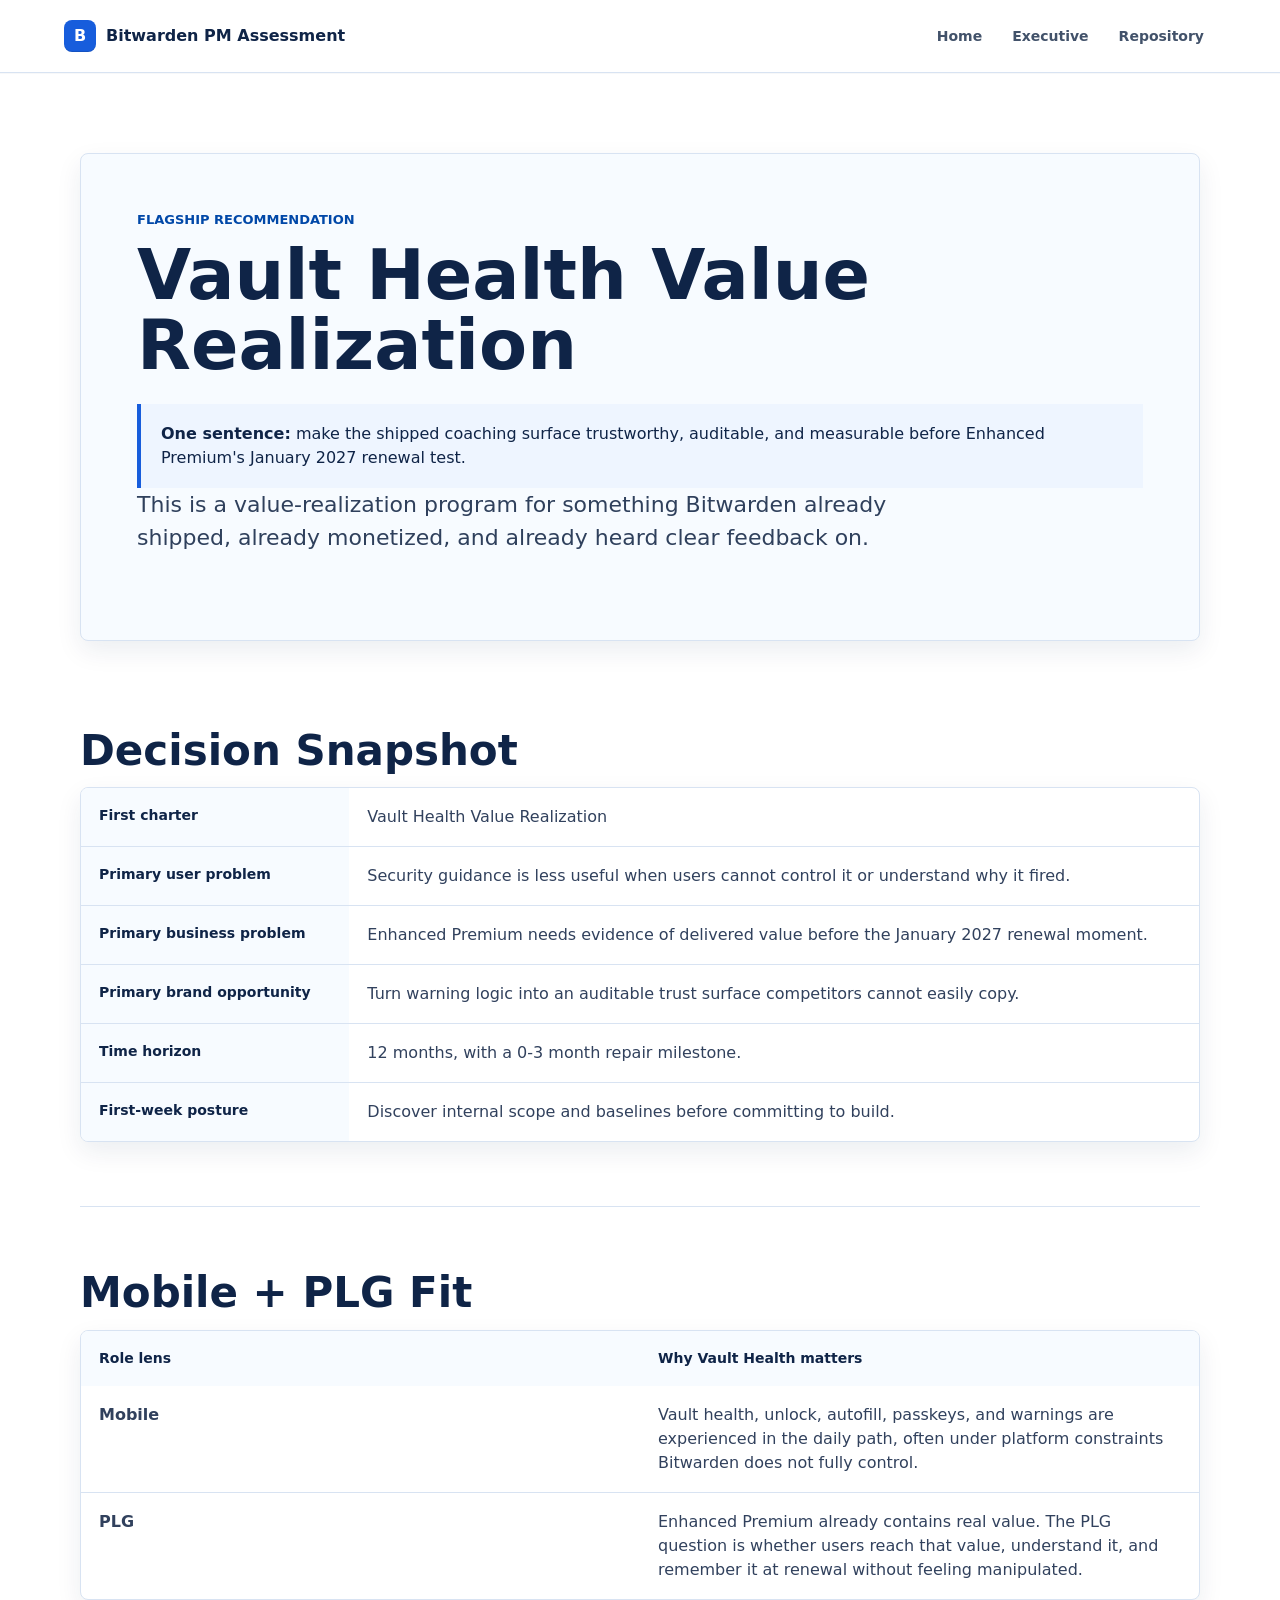
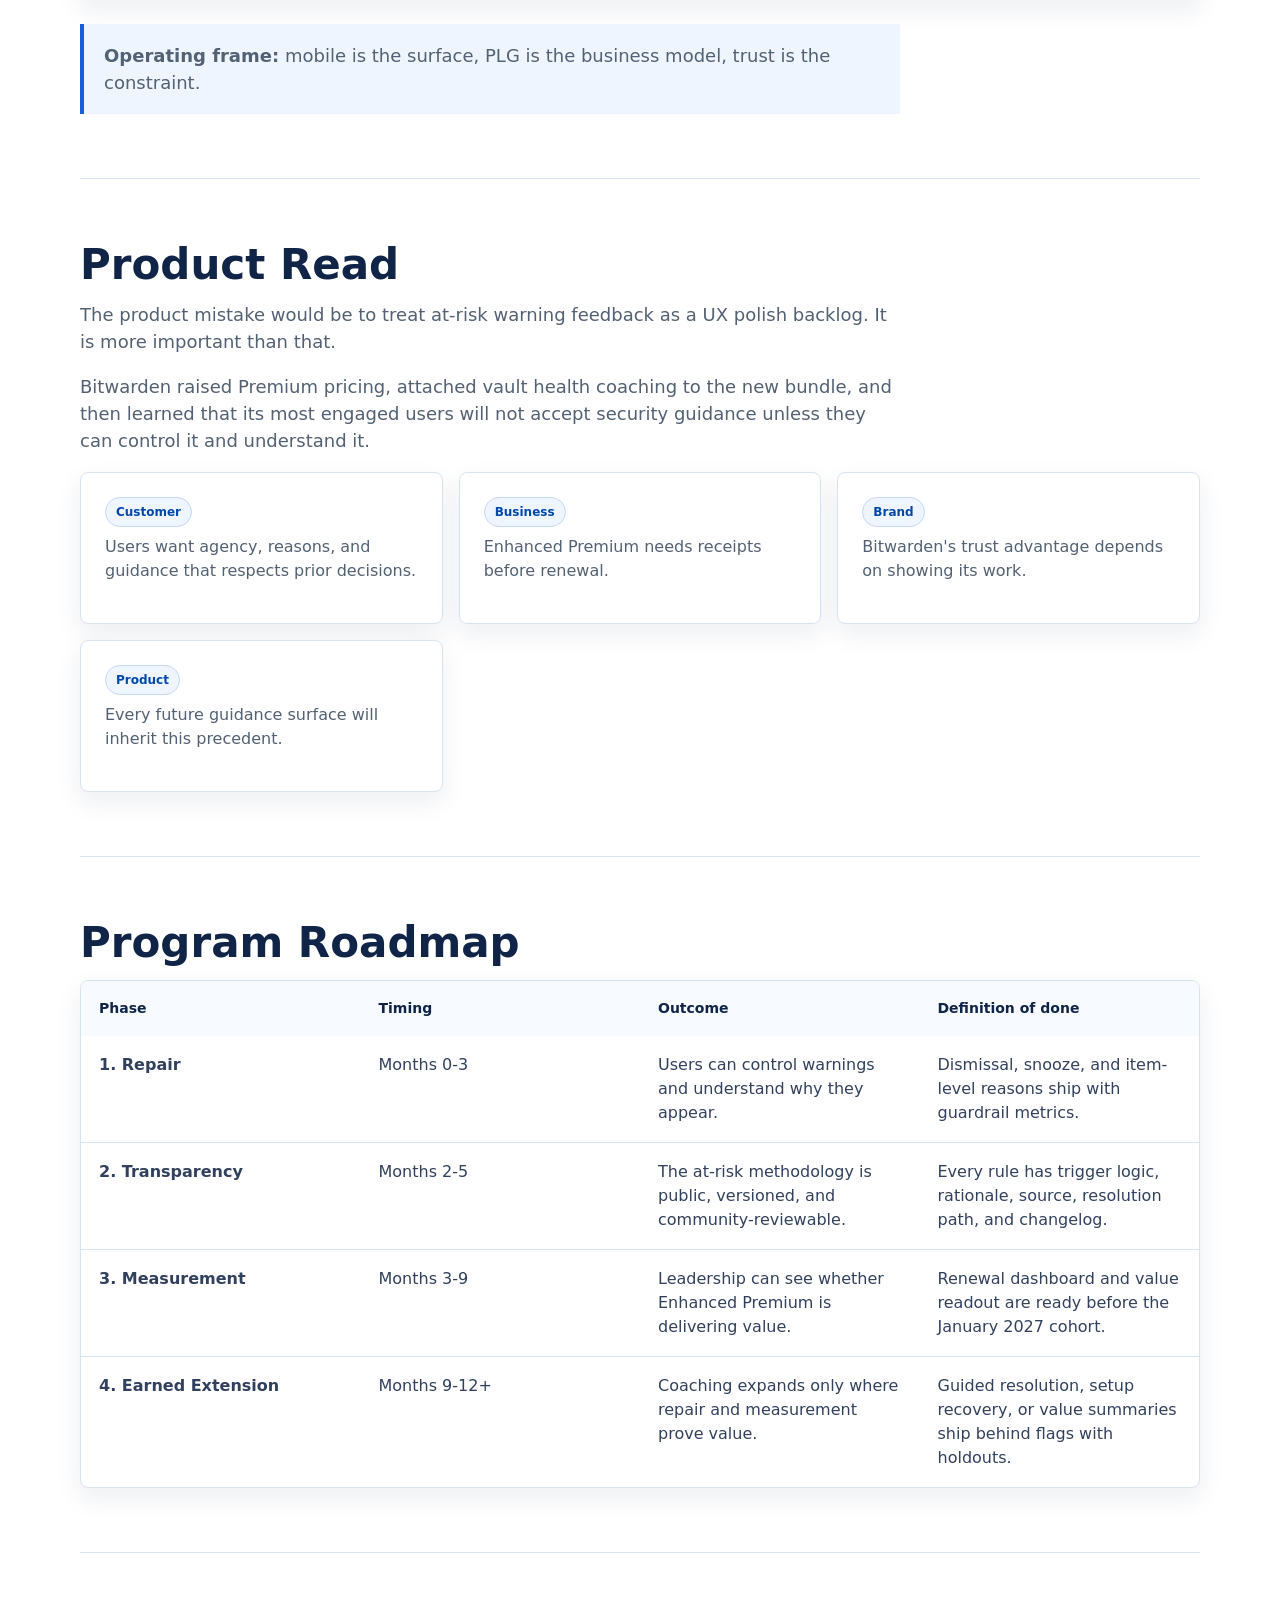
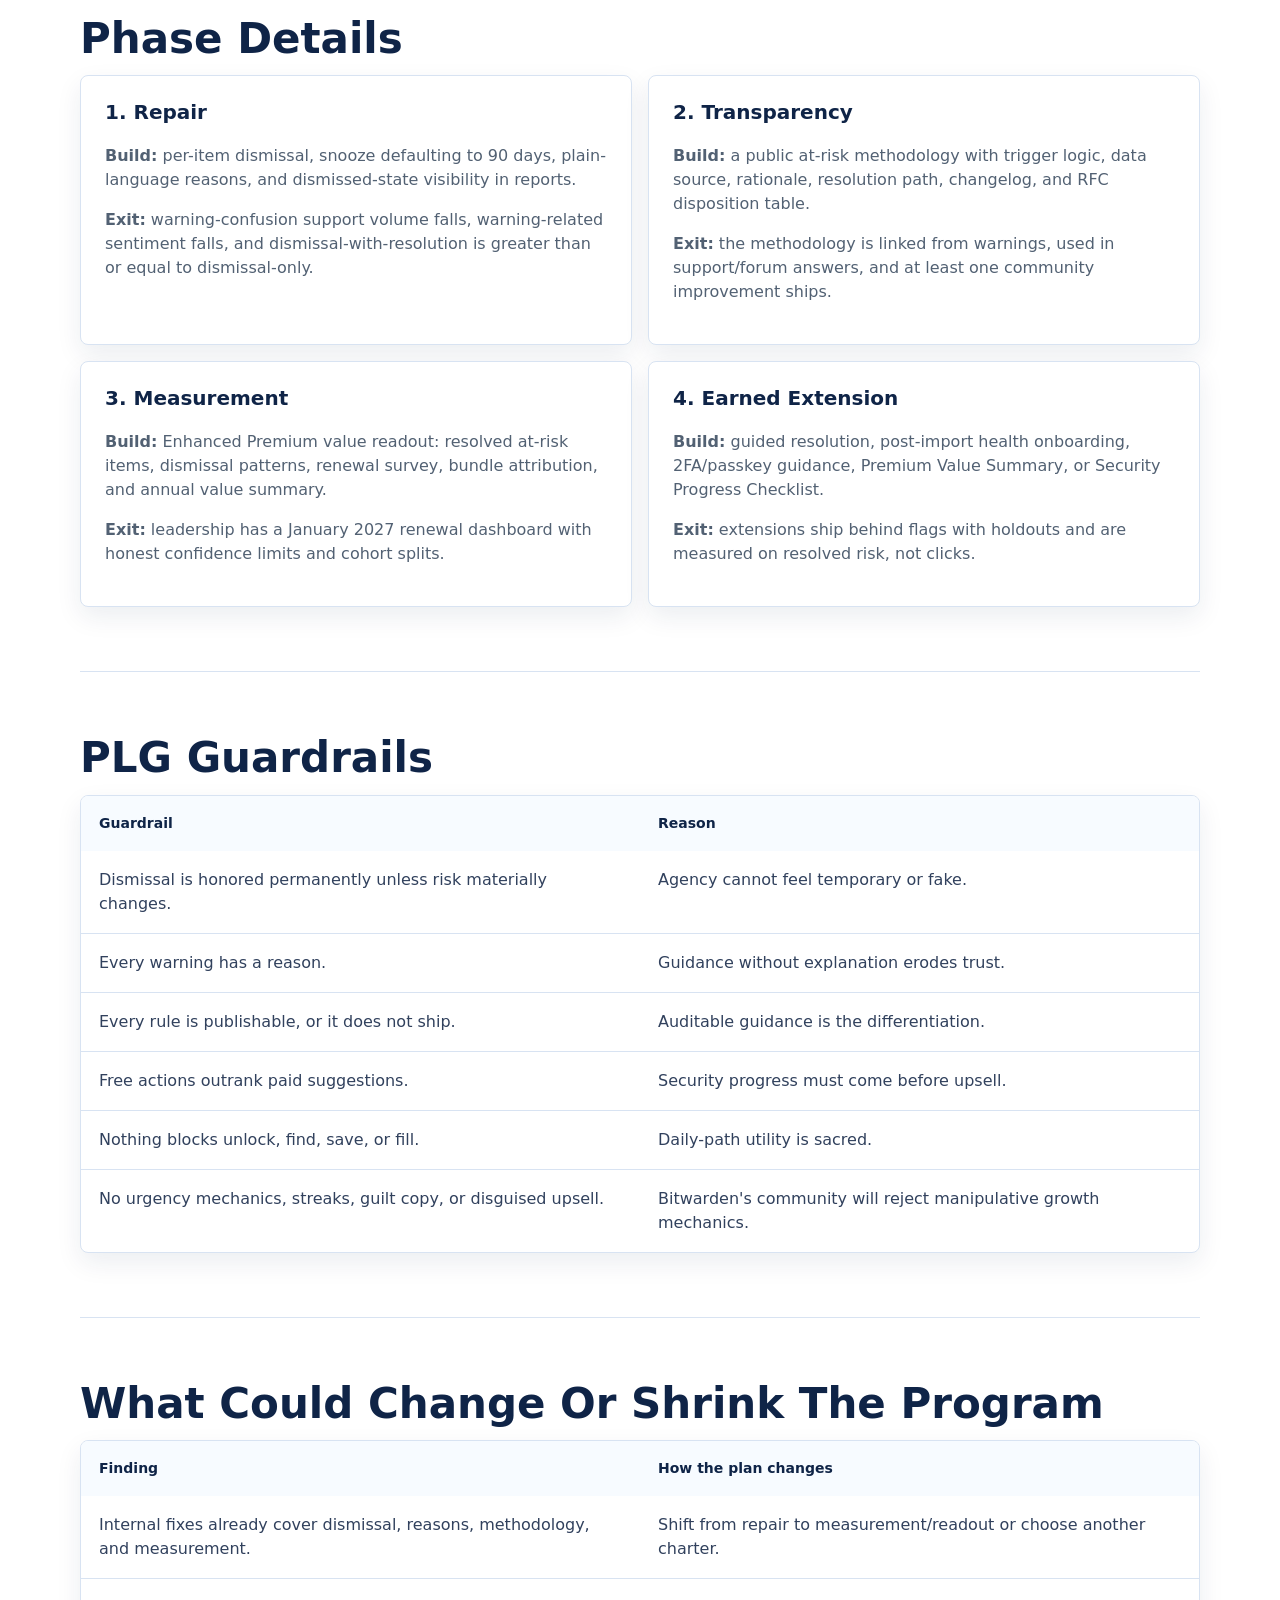
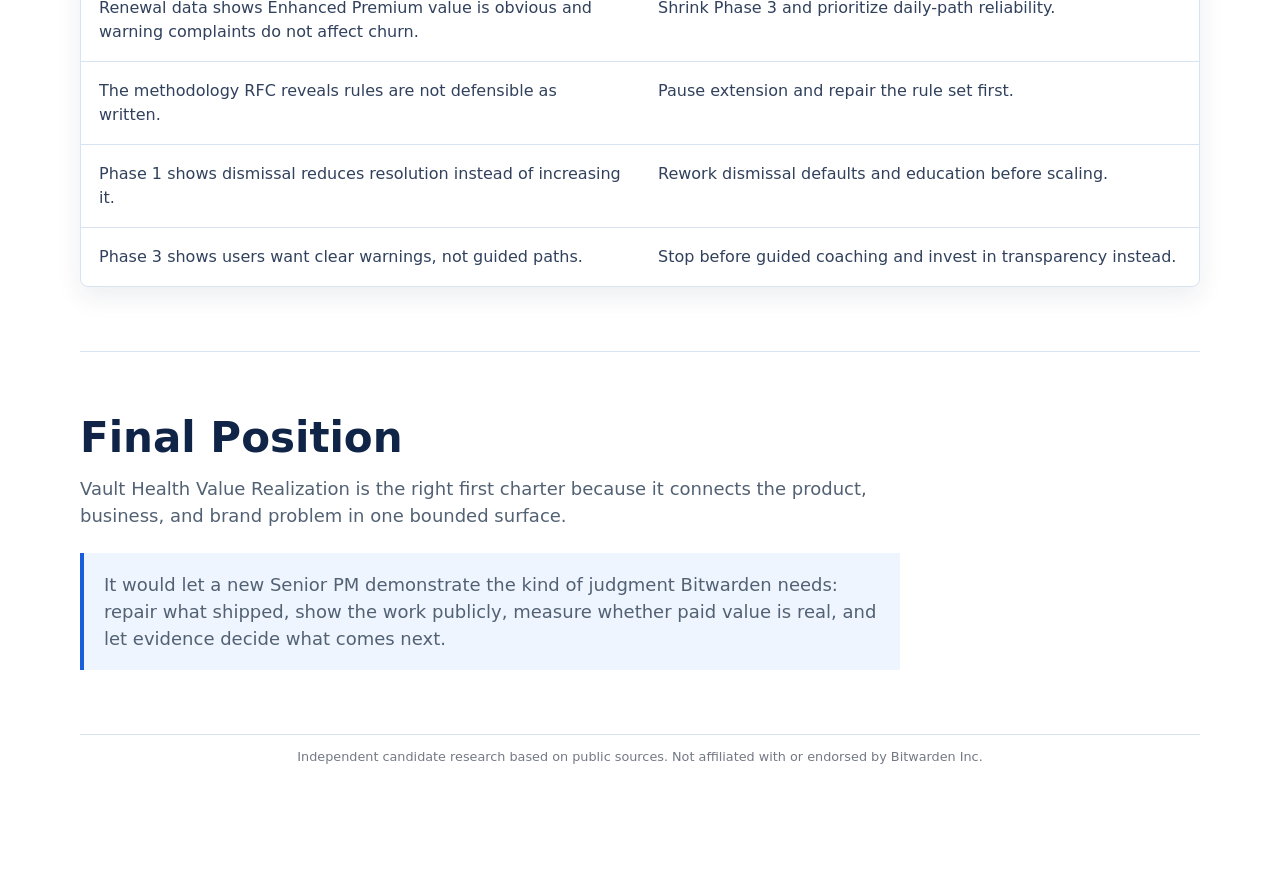
<file: flagship-recommendation.html>
<!doctype html>
<html lang="en">
  <head>
    <meta charset="utf-8">
    <meta name="viewport" content="width=device-width, initial-scale=1">
    <title>Flagship Recommendation | Bitwarden PM Assessment</title>
    <meta name="description" content="Vault Health Value Realization flagship recommendation for the Bitwarden Product Opportunity Assessment.">
    <link rel="stylesheet" href="styles.css">
  </head>
  <body>
    <a class="skip-link" href="#main-content">Skip to main content</a>
    <header class="site-header">
      <a class="brand" href="index.html" aria-label="Back to Bitwarden PM Assessment home">
        <span class="shield" aria-hidden="true">B</span>
        <span>Bitwarden PM Assessment</span>
      </a>
      <nav class="top-nav" aria-label="Document navigation">
        <a href="index.html">Home</a>
        <a href="executive-summary.html">Executive</a>
        <a href="https://github.com/ttague222/bitwarden-pm-portfolio">Repository</a>
      </nav>
    </header>

    <main id="main-content" class="doc-page">
      <section class="doc-hero">
        <p class="eyebrow">Flagship Recommendation</p>
        <h1>Vault Health Value Realization</h1>
        <blockquote>
          <strong>One sentence:</strong> make the shipped coaching surface trustworthy, auditable, and measurable before Enhanced Premium's January 2027 renewal test.
        </blockquote>
        <p class="lede">This is a value-realization program for something Bitwarden already shipped, already monetized, and already heard clear feedback on.</p>
      </section>

      <section class="doc-section">
        <h2>Decision Snapshot</h2>
        <div class="table-wrap">
          <table>
            <tbody>
              <tr><th>First charter</th><td>Vault Health Value Realization</td></tr>
              <tr><th>Primary user problem</th><td>Security guidance is less useful when users cannot control it or understand why it fired.</td></tr>
              <tr><th>Primary business problem</th><td>Enhanced Premium needs evidence of delivered value before the January 2027 renewal moment.</td></tr>
              <tr><th>Primary brand opportunity</th><td>Turn warning logic into an auditable trust surface competitors cannot easily copy.</td></tr>
              <tr><th>Time horizon</th><td>12 months, with a 0-3 month repair milestone.</td></tr>
              <tr><th>First-week posture</th><td>Discover internal scope and baselines before committing to build.</td></tr>
            </tbody>
          </table>
        </div>
      </section>

      <section class="doc-section">
        <h2>Mobile + PLG Fit</h2>
        <div class="table-wrap">
          <table>
            <thead><tr><th>Role lens</th><th>Why Vault Health matters</th></tr></thead>
            <tbody>
              <tr><td><strong>Mobile</strong></td><td>Vault health, unlock, autofill, passkeys, and warnings are experienced in the daily path, often under platform constraints Bitwarden does not fully control.</td></tr>
              <tr><td><strong>PLG</strong></td><td>Enhanced Premium already contains real value. The PLG question is whether users reach that value, understand it, and remember it at renewal without feeling manipulated.</td></tr>
            </tbody>
          </table>
        </div>
        <p class="callout"><strong>Operating frame:</strong> mobile is the surface, PLG is the business model, trust is the constraint.</p>
      </section>

      <section class="doc-section">
        <h2>Product Read</h2>
        <p>The product mistake would be to treat at-risk warning feedback as a UX polish backlog. It is more important than that.</p>
        <p>Bitwarden raised Premium pricing, attached vault health coaching to the new bundle, and then learned that its most engaged users will not accept security guidance unless they can control it and understand it.</p>
        <div class="doc-grid">
          <article><span class="tag">Customer</span><p>Users want agency, reasons, and guidance that respects prior decisions.</p></article>
          <article><span class="tag">Business</span><p>Enhanced Premium needs receipts before renewal.</p></article>
          <article><span class="tag">Brand</span><p>Bitwarden's trust advantage depends on showing its work.</p></article>
          <article><span class="tag">Product</span><p>Every future guidance surface will inherit this precedent.</p></article>
        </div>
      </section>

      <section class="doc-section">
        <h2>Program Roadmap</h2>
        <div class="table-wrap">
          <table>
            <thead><tr><th>Phase</th><th>Timing</th><th>Outcome</th><th>Definition of done</th></tr></thead>
            <tbody>
              <tr><td><strong>1. Repair</strong></td><td>Months 0-3</td><td>Users can control warnings and understand why they appear.</td><td>Dismissal, snooze, and item-level reasons ship with guardrail metrics.</td></tr>
              <tr><td><strong>2. Transparency</strong></td><td>Months 2-5</td><td>The at-risk methodology is public, versioned, and community-reviewable.</td><td>Every rule has trigger logic, rationale, source, resolution path, and changelog.</td></tr>
              <tr><td><strong>3. Measurement</strong></td><td>Months 3-9</td><td>Leadership can see whether Enhanced Premium is delivering value.</td><td>Renewal dashboard and value readout are ready before the January 2027 cohort.</td></tr>
              <tr><td><strong>4. Earned Extension</strong></td><td>Months 9-12+</td><td>Coaching expands only where repair and measurement prove value.</td><td>Guided resolution, setup recovery, or value summaries ship behind flags with holdouts.</td></tr>
            </tbody>
          </table>
        </div>
      </section>

      <section class="doc-section">
        <h2>Phase Details</h2>
        <div class="phase-list">
          <article>
            <h3>1. Repair</h3>
            <p><strong>Build:</strong> per-item dismissal, snooze defaulting to 90 days, plain-language reasons, and dismissed-state visibility in reports.</p>
            <p><strong>Exit:</strong> warning-confusion support volume falls, warning-related sentiment falls, and dismissal-with-resolution is greater than or equal to dismissal-only.</p>
          </article>
          <article>
            <h3>2. Transparency</h3>
            <p><strong>Build:</strong> a public at-risk methodology with trigger logic, data source, rationale, resolution path, changelog, and RFC disposition table.</p>
            <p><strong>Exit:</strong> the methodology is linked from warnings, used in support/forum answers, and at least one community improvement ships.</p>
          </article>
          <article>
            <h3>3. Measurement</h3>
            <p><strong>Build:</strong> Enhanced Premium value readout: resolved at-risk items, dismissal patterns, renewal survey, bundle attribution, and annual value summary.</p>
            <p><strong>Exit:</strong> leadership has a January 2027 renewal dashboard with honest confidence limits and cohort splits.</p>
          </article>
          <article>
            <h3>4. Earned Extension</h3>
            <p><strong>Build:</strong> guided resolution, post-import health onboarding, 2FA/passkey guidance, Premium Value Summary, or Security Progress Checklist.</p>
            <p><strong>Exit:</strong> extensions ship behind flags with holdouts and are measured on resolved risk, not clicks.</p>
          </article>
        </div>
      </section>

      <section class="doc-section">
        <h2>PLG Guardrails</h2>
        <div class="table-wrap">
          <table>
            <thead><tr><th>Guardrail</th><th>Reason</th></tr></thead>
            <tbody>
              <tr><td>Dismissal is honored permanently unless risk materially changes.</td><td>Agency cannot feel temporary or fake.</td></tr>
              <tr><td>Every warning has a reason.</td><td>Guidance without explanation erodes trust.</td></tr>
              <tr><td>Every rule is publishable, or it does not ship.</td><td>Auditable guidance is the differentiation.</td></tr>
              <tr><td>Free actions outrank paid suggestions.</td><td>Security progress must come before upsell.</td></tr>
              <tr><td>Nothing blocks unlock, find, save, or fill.</td><td>Daily-path utility is sacred.</td></tr>
              <tr><td>No urgency mechanics, streaks, guilt copy, or disguised upsell.</td><td>Bitwarden's community will reject manipulative growth mechanics.</td></tr>
            </tbody>
          </table>
        </div>
      </section>

      <section class="doc-section">
        <h2>What Could Change Or Shrink The Program</h2>
        <div class="table-wrap">
          <table>
            <thead><tr><th>Finding</th><th>How the plan changes</th></tr></thead>
            <tbody>
              <tr><td>Internal fixes already cover dismissal, reasons, methodology, and measurement.</td><td>Shift from repair to measurement/readout or choose another charter.</td></tr>
              <tr><td>Renewal data shows Enhanced Premium value is obvious and warning complaints do not affect churn.</td><td>Shrink Phase 3 and prioritize daily-path reliability.</td></tr>
              <tr><td>The methodology RFC reveals rules are not defensible as written.</td><td>Pause extension and repair the rule set first.</td></tr>
              <tr><td>Phase 1 shows dismissal reduces resolution instead of increasing it.</td><td>Rework dismissal defaults and education before scaling.</td></tr>
              <tr><td>Phase 3 shows users want clear warnings, not guided paths.</td><td>Stop before guided coaching and invest in transparency instead.</td></tr>
            </tbody>
          </table>
        </div>
      </section>

      <section class="doc-section">
        <h2>Final Position</h2>
        <p>Vault Health Value Realization is the right first charter because it connects the product, business, and brand problem in one bounded surface.</p>
        <p class="callout">It would let a new Senior PM demonstrate the kind of judgment Bitwarden needs: repair what shipped, show the work publicly, measure whether paid value is real, and let evidence decide what comes next.</p>
      </section>
      <p class="disclaimer">Independent candidate research based on public sources. Not affiliated with or endorsed by Bitwarden Inc.</p>
    </main>
  </body>
</html>
</file>
<file: styles.css>
:root {
  --blue-900: #073b7a;
  --blue-700: #175ddc;
  --blue-600: #1a75ff;
  --blue-800: #0148a8;
  --blue-050: #eef5ff;
  --blue-025: #f7fbff;
  --navy: #0f2447;
  --ink: #172033;
  --muted: #526173;
  --line: #d8e3f2;
  --surface: #ffffff;
  --surface-soft: #f6f9fd;
  --green: #1f8f5f;
  --amber: #b7791f;
  --shadow: 0 18px 42px rgba(15, 36, 71, 0.12);
  --shadow-soft: 0 10px 26px rgba(15, 36, 71, 0.08);
}

* {
  box-sizing: border-box;
}

html {
  scroll-behavior: smooth;
}

body {
  margin: 0;
  color: var(--ink);
  font-family: Inter, ui-sans-serif, system-ui, -apple-system, BlinkMacSystemFont, "Segoe UI", sans-serif;
  background: var(--surface);
  line-height: 1.5;
  text-rendering: optimizeLegibility;
}

.skip-link {
  position: fixed;
  top: 12px;
  left: 12px;
  z-index: 100;
  transform: translateY(-140%);
  border-radius: 7px;
  padding: 10px 14px;
  background: var(--navy);
  color: white;
  font-weight: 800;
  text-decoration: none;
  transition: transform 160ms ease;
}

.skip-link:focus {
  transform: translateY(0);
}

a {
  color: inherit;
}

.site-header {
  position: sticky;
  top: 0;
  z-index: 10;
  display: flex;
  align-items: center;
  justify-content: space-between;
  gap: 24px;
  min-height: 68px;
  padding: 14px clamp(18px, 5vw, 64px);
  border-bottom: 1px solid var(--line);
  background: rgba(255, 255, 255, 0.96);
  box-shadow: 0 1px 0 rgba(15, 36, 71, 0.03);
  backdrop-filter: blur(14px);
}

.brand,
.top-nav,
.hero-actions,
.deck-controls,
.footer {
  display: flex;
  align-items: center;
}

.brand {
  gap: 10px;
  font-weight: 800;
  text-decoration: none;
  color: var(--navy);
}

.shield,
.mini-shield {
  display: inline-grid;
  place-items: center;
  width: 32px;
  height: 32px;
  border-radius: 8px;
  background: var(--blue-700);
  color: white;
  font-weight: 800;
  box-shadow: inset 0 -1px 0 rgba(0, 0, 0, 0.12);
}

.top-nav {
  gap: 6px;
}

.top-nav a {
  display: inline-flex;
  align-items: center;
  min-height: 44px;
  padding: 10px 12px;
  border-radius: 7px;
  color: #42526a;
  font-size: 14px;
  font-weight: 700;
  text-decoration: none;
}

.top-nav a:hover {
  background: var(--blue-050);
  color: var(--blue-800);
}

.top-nav a:focus-visible,
.button:focus-visible,
.mock-button:focus-visible,
.deck-controls button:focus-visible,
.slide-dot:focus-visible {
  outline: 3px solid rgba(23, 93, 220, 0.35);
  outline-offset: 2px;
}

.section,
.section-band,
.metrics-strip {
  padding-inline: clamp(18px, 5vw, 64px);
}

.hero {
  display: grid;
  grid-template-columns: minmax(0, 1.2fr) minmax(320px, 0.8fr);
  gap: clamp(32px, 6vw, 84px);
  align-items: center;
  min-height: calc(92vh - 68px);
  padding-block: clamp(68px, 10vw, 118px) clamp(52px, 8vw, 92px);
  background: var(--blue-025);
  border-bottom: 1px solid var(--line);
}

.eyebrow {
  margin: 0 0 10px;
  color: var(--blue-800);
  font-size: 13px;
  font-weight: 800;
  letter-spacing: 0;
  text-transform: uppercase;
}

h1,
h2,
h3,
p {
  margin-top: 0;
}

h1 {
  max-width: 860px;
  margin-bottom: 22px;
  color: var(--navy);
  font-size: clamp(42px, 6.4vw, 74px);
  line-height: 1;
  letter-spacing: 0;
}

h2 {
  margin-bottom: 14px;
  color: var(--navy);
  font-size: clamp(30px, 4vw, 48px);
  line-height: 1.06;
  letter-spacing: 0;
}

h3 {
  color: var(--navy);
  font-size: 20px;
  line-height: 1.2;
  letter-spacing: 0;
}

.lede {
  max-width: 760px;
  margin-bottom: 30px;
  color: #2f405c;
  font-size: clamp(18px, 2vw, 22px);
}

.hero-actions {
  flex-wrap: wrap;
  gap: 12px;
}

.button,
.mock-button,
.deck-controls button {
  min-height: 44px;
  border: 1px solid transparent;
  border-radius: 7px;
  padding: 11px 18px;
  font: inherit;
  font-weight: 800;
  text-decoration: none;
  cursor: pointer;
  touch-action: manipulation;
  transition: background 160ms ease, border-color 160ms ease, color 160ms ease, transform 160ms ease, box-shadow 160ms ease;
}

.button.primary,
.mock-button {
  background: var(--blue-700);
  color: white;
  box-shadow: 0 8px 18px rgba(23, 93, 220, 0.22);
}

.button.secondary,
.deck-controls button {
  border-color: var(--line);
  background: white;
  color: var(--navy);
}

.button:hover,
.mock-button:hover,
.deck-controls button:hover {
  transform: translateY(-1px);
}

.button.primary:hover,
.mock-button:hover {
  background: var(--blue-800);
  box-shadow: 0 10px 22px rgba(23, 93, 220, 0.28);
}

.button.secondary:hover,
.deck-controls button:hover {
  border-color: #b8cae4;
  background: var(--blue-050);
}

.strategy-panel {
  border: 1px solid #c7d8f4;
  border-radius: 8px;
  background: white;
  box-shadow: var(--shadow);
  overflow: hidden;
}

.panel-topline {
  display: flex;
  justify-content: space-between;
  gap: 12px;
  padding: 20px 22px;
  background: var(--blue-700);
  color: white;
}

.panel-topline span {
  opacity: 0.88;
}

.frame-stack {
  display: grid;
}

.frame-stack div {
  padding: 24px;
  border-top: 1px solid var(--line);
}

.frame-label,
.tag {
  display: inline-flex;
  width: fit-content;
  margin-bottom: 8px;
  border: 1px solid #c4d7f5;
  border-radius: 999px;
  padding: 5px 10px;
  background: var(--blue-050);
  color: var(--blue-800);
  font-size: 12px;
  font-weight: 800;
}

.frame-stack p,
.evidence-card p,
.timeline p,
.experiment-list p,
.summary-header p,
.summary-note p,
.closing p {
  margin-bottom: 0;
  color: var(--muted);
}

.metrics-strip {
  display: grid;
  grid-template-columns: repeat(4, 1fr);
  border-block: 1px solid var(--line);
  background: #09285a;
  color: white;
}

.metrics-strip div {
  min-height: 132px;
  padding: 28px 24px;
  border-left: 1px solid rgba(255, 255, 255, 0.14);
}

.metrics-strip div:first-child {
  border-left: 0;
}

.metrics-strip strong {
  display: block;
  margin-bottom: 6px;
  font-size: clamp(30px, 3.5vw, 40px);
  line-height: 1;
}

.metrics-strip span {
  color: #c9d6e9;
}

.section,
.section-band.program,
.slides-section {
  padding-block: clamp(58px, 9vw, 112px);
}

.section-heading {
  max-width: 820px;
  margin-bottom: 32px;
}

.section-heading.compact {
  max-width: 680px;
}

.section-heading p:not(.eyebrow) {
  color: var(--muted);
  font-size: 18px;
  max-width: 760px;
}

.evidence-grid,
.mockup-grid,
.experiment-list {
  display: grid;
  grid-template-columns: repeat(3, 1fr);
  gap: 16px;
}

.evidence-card,
.value-summary,
.deck-shell {
  border: 1px solid var(--line);
  border-radius: 8px;
  background: var(--surface);
  box-shadow: var(--shadow-soft);
}

.evidence-card {
  padding: 26px;
  border-top: 4px solid var(--blue-700);
}

.evidence-card h3 {
  margin-bottom: 10px;
}

.opportunity-section {
  background: var(--surface-soft);
}

.decision-board {
  display: grid;
  grid-template-columns: minmax(320px, 0.95fr) minmax(360px, 1.05fr);
  gap: 18px;
  align-items: stretch;
  max-width: 1180px;
}

.decision-primary,
.decision-list article {
  border: 1px solid var(--line);
  border-radius: 8px;
  background: white;
  box-shadow: var(--shadow-soft);
}

.decision-primary {
  display: flex;
  flex-direction: column;
  justify-content: space-between;
  min-height: 360px;
  padding: clamp(26px, 4vw, 38px);
  border-top: 5px solid var(--blue-700);
  background: linear-gradient(180deg, var(--blue-025), #ffffff 62%);
}

.decision-primary h3 {
  max-width: 520px;
  margin-bottom: 14px;
  font-size: clamp(30px, 4vw, 44px);
  line-height: 1.04;
}

.decision-primary p {
  max-width: 640px;
  color: var(--muted);
  font-size: 18px;
}

.score-row {
  display: grid;
  grid-template-columns: repeat(3, minmax(0, 1fr));
  gap: 10px;
  margin-top: 28px;
}

.score-row span {
  min-height: 70px;
  border: 1px solid #c4d7f5;
  border-radius: 8px;
  padding: 12px;
  background: white;
  color: var(--muted);
  font-size: 13px;
  font-weight: 700;
}

.score-row strong {
  display: block;
  color: var(--blue-800);
  font-size: 18px;
}

.decision-list {
  display: grid;
  gap: 12px;
}

.decision-list article {
  display: grid;
  grid-template-columns: 54px minmax(0, 1fr);
  gap: 16px;
  align-items: start;
  min-height: 112px;
  padding: 22px;
}

.decision-rank {
  display: inline-grid;
  place-items: center;
  width: 44px;
  height: 44px;
  border-radius: 8px;
  background: var(--blue-050);
  color: var(--blue-800);
  font-weight: 900;
}

.decision-list h3 {
  margin-bottom: 6px;
  font-size: 21px;
}

.decision-list p {
  margin-bottom: 0;
  color: var(--muted);
}

.program,
.slides-section {
  background: var(--blue-025);
}

.timeline {
  display: grid;
  grid-template-columns: repeat(4, 1fr);
  gap: 0;
  margin: 0;
  padding: 0;
  list-style: none;
  border: 1px solid #cbdcf5;
  border-radius: 8px;
  background: white;
  overflow: hidden;
  box-shadow: var(--shadow-soft);
}

.timeline li {
  min-height: 238px;
  padding: 28px;
  border-left: 1px solid var(--line);
}

.timeline li:first-child {
  border-left: 0;
}

.step-number,
.order {
  display: inline-grid;
  place-items: center;
  width: 36px;
  height: 36px;
  margin-bottom: 28px;
  border-radius: 7px;
  background: #09285a;
  color: white;
  font-weight: 800;
}

.mockup-grid {
  grid-template-columns: repeat(auto-fit, minmax(300px, 380px));
  justify-content: center;
  align-items: stretch;
}

.phone-frame {
  display: flex;
  flex-direction: column;
}

.phone-frame .mock-button {
  margin-top: auto;
}

.phone-frame {
  max-width: 360px;
  min-height: 680px;
  margin-inline: auto;
  border: 10px solid #101827;
  border-radius: 34px;
  padding: 18px;
  background: #f9fbff;
  box-shadow: var(--shadow);
}

.phone-status,
.app-bar {
  display: flex;
  align-items: center;
  justify-content: space-between;
  gap: 14px;
}

.phone-status {
  margin-bottom: 18px;
  color: var(--muted);
  font-size: 12px;
  font-weight: 700;
}

.app-bar {
  justify-content: flex-start;
  margin-bottom: 24px;
  border-bottom: 1px solid var(--line);
  padding-bottom: 16px;
}

.mini-shield {
  width: 28px;
  height: 28px;
  font-size: 13px;
}

.progress-ring {
  display: grid;
  place-items: center;
  width: 168px;
  height: 168px;
  margin: 0 auto 26px;
  border: 16px solid #dceafe;
  border-top-color: var(--blue-700);
  border-right-color: var(--green);
  border-radius: 50%;
  text-align: center;
}

.progress-ring span {
  display: block;
  color: var(--navy);
  font-size: 28px;
  font-weight: 900;
}

.progress-ring small {
  display: block;
  max-width: 96px;
  color: var(--muted);
  font-size: 12px;
  font-weight: 700;
}

.checklist {
  display: grid;
  gap: 10px;
  margin: 0 0 22px;
  padding: 0;
  list-style: none;
}

.checklist li {
  display: flex;
  align-items: center;
  gap: 10px;
  min-height: 44px;
  border: 1px solid var(--line);
  border-radius: 7px;
  padding: 10px;
  font-weight: 700;
  background: white;
  box-shadow: 0 2px 8px rgba(15, 36, 71, 0.04);
}

.checklist span {
  width: 18px;
  height: 18px;
  border: 2px solid #adc0dc;
  border-radius: 50%;
}

.checklist .done span {
  border-color: var(--green);
  background: var(--green);
  box-shadow: inset 0 0 0 4px white;
}

.mock-button {
  width: 100%;
}

.microcopy {
  margin: 14px 0 0;
  color: var(--muted);
  font-size: 13px;
  text-align: center;
}

.value-summary {
  padding: clamp(24px, 4vw, 42px);
  border-top: 4px solid var(--blue-700);
}

.summary-metrics {
  display: grid;
  grid-template-columns: repeat(4, 1fr);
  gap: 12px;
  margin: 28px 0;
}

.summary-metrics div {
  min-height: 128px;
  border: 1px solid var(--line);
  border-radius: 8px;
  padding: 18px;
  background: var(--blue-025);
}

.summary-metrics strong {
  display: block;
  margin-bottom: 6px;
  color: var(--blue-800);
  font-size: 34px;
}

.summary-metrics span {
  color: var(--muted);
  font-weight: 700;
}

.summary-note {
  border-left: 4px solid var(--blue-700);
  padding: 16px 18px;
  background: var(--blue-050);
}

.experiment-section {
  background: var(--surface-soft);
}

.experiment-list {
  grid-template-columns: repeat(3, 1fr);
}

.experiment-list div {
  border-top: 4px solid var(--blue-700);
  border-radius: 8px;
  padding: 22px;
  background: white;
  box-shadow: var(--shadow-soft);
}

.order {
  width: 30px;
  height: 30px;
  margin-bottom: 18px;
}

.deck-shell {
  max-width: 980px;
  padding: clamp(20px, 4vw, 40px);
}

.slide {
  min-height: 330px;
  display: flex;
  flex-direction: column;
  justify-content: center;
  border: 1px solid var(--line);
  border-radius: 8px;
  padding: clamp(28px, 6vw, 70px);
  background: #09285a;
  color: white;
}

.slide h3 {
  max-width: 760px;
  margin-bottom: 18px;
  color: white;
  font-size: clamp(30px, 5vw, 56px);
}

.slide p {
  max-width: 780px;
  color: #d7e1f0;
  font-size: clamp(17px, 2vw, 22px);
}

.slide-kicker {
  margin-bottom: 14px;
  color: #a9c8ff;
  font-size: 13px;
  font-weight: 900;
  text-transform: uppercase;
}

.deck-controls {
  justify-content: space-between;
  gap: 18px;
  margin-top: 20px;
}

.slide-dots {
  display: flex;
  flex-wrap: wrap;
  justify-content: center;
  gap: 8px;
}

.slide-dot {
  position: relative;
  width: 30px;
  height: 30px;
  border: 0;
  border-radius: 50%;
  background: transparent;
  cursor: pointer;
  touch-action: manipulation;
}

.slide-dot::after {
  content: "";
  position: absolute;
  inset: 10px;
  border-radius: 50%;
  background: #adc0dc;
}

.slide-dot.active::after {
  background: var(--blue-700);
}

@media (prefers-reduced-motion: reduce) {
  *,
  *::before,
  *::after {
    scroll-behavior: auto !important;
    transition-duration: 0.01ms !important;
    animation-duration: 0.01ms !important;
    animation-iteration-count: 1 !important;
  }
}

.closing {
  display: grid;
  grid-template-columns: minmax(260px, 0.7fr) minmax(320px, 1fr);
  gap: clamp(26px, 5vw, 70px);
  align-items: start;
}

.closing p {
  font-size: 20px;
}

.footer {
  justify-content: space-between;
  gap: 18px;
  padding: 24px clamp(18px, 5vw, 64px);
  border-top: 1px solid var(--line);
  background: var(--surface-soft);
  color: var(--muted);
  font-size: 14px;
}

.footer a {
  color: var(--blue-800);
  font-weight: 800;
}

.doc-page {
  width: min(1120px, calc(100% - 36px));
  margin: 0 auto;
  padding-block: clamp(36px, 7vw, 80px);
}

.doc-hero {
  margin-bottom: clamp(12px, 3vw, 24px);
  border: 1px solid var(--line);
  border-radius: 8px;
  padding: clamp(28px, 6vw, 56px);
  background: var(--blue-025);
  box-shadow: var(--shadow-soft);
}

.doc-hero h1 {
  max-width: 920px;
  margin-bottom: 16px;
  font-size: clamp(40px, 6vw, 70px);
}

.doc-hero blockquote,
.doc-section blockquote,
.callout {
  margin: 24px 0 0;
  border-left: 4px solid var(--blue-700);
  padding: 18px 20px;
  background: var(--blue-050);
  color: var(--navy);
}

.doc-section {
  padding-block: clamp(34px, 6vw, 64px);
  border-bottom: 1px solid var(--line);
}

.doc-section:last-child {
  border-bottom: 0;
}

.doc-section h2 {
  font-size: clamp(28px, 4vw, 42px);
}

.doc-section > p {
  max-width: 820px;
  color: var(--muted);
  font-size: 18px;
}

.table-wrap {
  overflow-x: auto;
  border: 1px solid var(--line);
  border-radius: 8px;
  background: white;
  box-shadow: var(--shadow-soft);
}

table {
  width: 100%;
  border-collapse: collapse;
}

th,
td {
  padding: 17px 18px;
  border-bottom: 1px solid var(--line);
  text-align: left;
  vertical-align: top;
}

tr:last-child th,
tr:last-child td {
  border-bottom: 0;
}

th {
  width: 24%;
  background: var(--blue-025);
  color: var(--navy);
  font-size: 14px;
}

td {
  color: #31415d;
}

code {
  border: 1px solid var(--line);
  border-radius: 5px;
  padding: 1px 5px;
  background: var(--surface-soft);
  color: var(--blue-800);
  font-size: 0.92em;
}

.doc-grid,
.phase-list {
  display: grid;
  grid-template-columns: repeat(3, 1fr);
  gap: 16px;
}

.doc-grid article,
.phase-list article {
  border: 1px solid var(--line);
  border-radius: 8px;
  padding: 24px;
  background: white;
  box-shadow: var(--shadow-soft);
}

.doc-grid p,
.phase-list p {
  color: var(--muted);
}

.phase-list {
  grid-template-columns: repeat(2, 1fr);
}

@media (max-width: 980px) {
  .hero,
  .closing,
  .mockup-grid,
  .decision-board {
    grid-template-columns: 1fr;
  }

  .hero {
    min-height: auto;
  }

  .metrics-strip,
  .timeline,
  .evidence-grid,
  .experiment-list,
  .doc-grid,
  .phase-list,
  .summary-metrics {
    grid-template-columns: repeat(2, 1fr);
  }

  .timeline li:nth-child(odd),
  .metrics-strip div:nth-child(odd) {
    border-left: 0;
  }
}

@media (max-width: 720px) {
  .site-header {
    position: static;
    align-items: flex-start;
    flex-direction: column;
  }

  .top-nav {
    width: 100%;
    justify-content: space-between;
    overflow-x: auto;
  }

  .metrics-strip,
  .timeline,
  .evidence-grid,
  .experiment-list,
  .doc-grid,
  .phase-list,
  .summary-metrics {
    grid-template-columns: 1fr;
  }

  th,
  td {
    min-width: 220px;
  }

  .metrics-strip div,
  .timeline li {
    border-left: 0;
    border-top: 1px solid rgba(16, 35, 63, 0.12);
  }

  .decision-primary {
    min-height: auto;
  }

  .score-row {
    grid-template-columns: 1fr;
  }

  .decision-list article {
    grid-template-columns: 46px minmax(0, 1fr);
    padding: 18px;
  }

  .phone-frame {
    max-width: 330px;
    min-height: 650px;
  }

  .deck-controls {
    align-items: stretch;
    flex-direction: column;
  }
}

.disclaimer {
  max-width: 72rem;
  margin: 0 auto;
  padding: 0.75rem 1.5rem 2rem;
  font-size: 0.8rem;
  opacity: 0.6;
  text-align: center;
}

.summary-lede {
  margin: 0 0 16px;
  color: var(--muted);
  font-size: 12px;
  font-weight: 800;
  letter-spacing: 0.08em;
  text-transform: uppercase;
  text-align: center;
}

.phone-frame .summary-metrics {
  grid-template-columns: repeat(2, 1fr);
  margin: 0 0 16px;
}

.phone-frame .summary-metrics div {
  min-height: 96px;
  padding: 12px;
}

.phone-frame .summary-metrics strong {
  font-size: 26px;
}

.phone-frame .summary-metrics span {
  font-size: 12px;
}

.phone-frame .summary-note {
  margin-bottom: 18px;
  font-size: 13px;
}

.phone-frame .summary-note p {
  margin: 4px 0 0;
}
.persona-section {
  background: var(--surface-soft);
}

.persona-grid {
  display: grid;
  grid-template-columns: repeat(2, 1fr);
  gap: 16px;
}

.persona-card {
  border: 1px solid var(--line);
  border-top: 4px solid var(--blue-700);
  border-radius: 8px;
  padding: 26px;
  background: var(--surface);
  box-shadow: var(--shadow-soft);
}

.persona-card h3 {
  margin: 12px 0 10px;
}

.persona-card p {
  margin: 0 0 12px;
  font-size: 15px;
}

.persona-who {
  color: var(--ink);
}

.persona-need {
  color: var(--ink);
}

.persona-evidence {
  margin-bottom: 0 !important;
  color: var(--muted);
  font-size: 13px !important;
}

.persona-footnote {
  margin: 22px auto 0;
  max-width: 760px;
  color: var(--muted);
  font-size: 14px;
  text-align: center;
}

.resume-note {
  margin: 0 0 18px;
  border: 1px solid #f3d9a4;
  border-radius: 7px;
  padding: 10px 12px;
  background: #fdf6e7;
  color: #7a5b12;
  font-size: 12.5px;
  font-weight: 600;
  line-height: 1.45;
}

@media (max-width: 720px) {
  .persona-grid {
    grid-template-columns: 1fr;
  }
}
</file>
